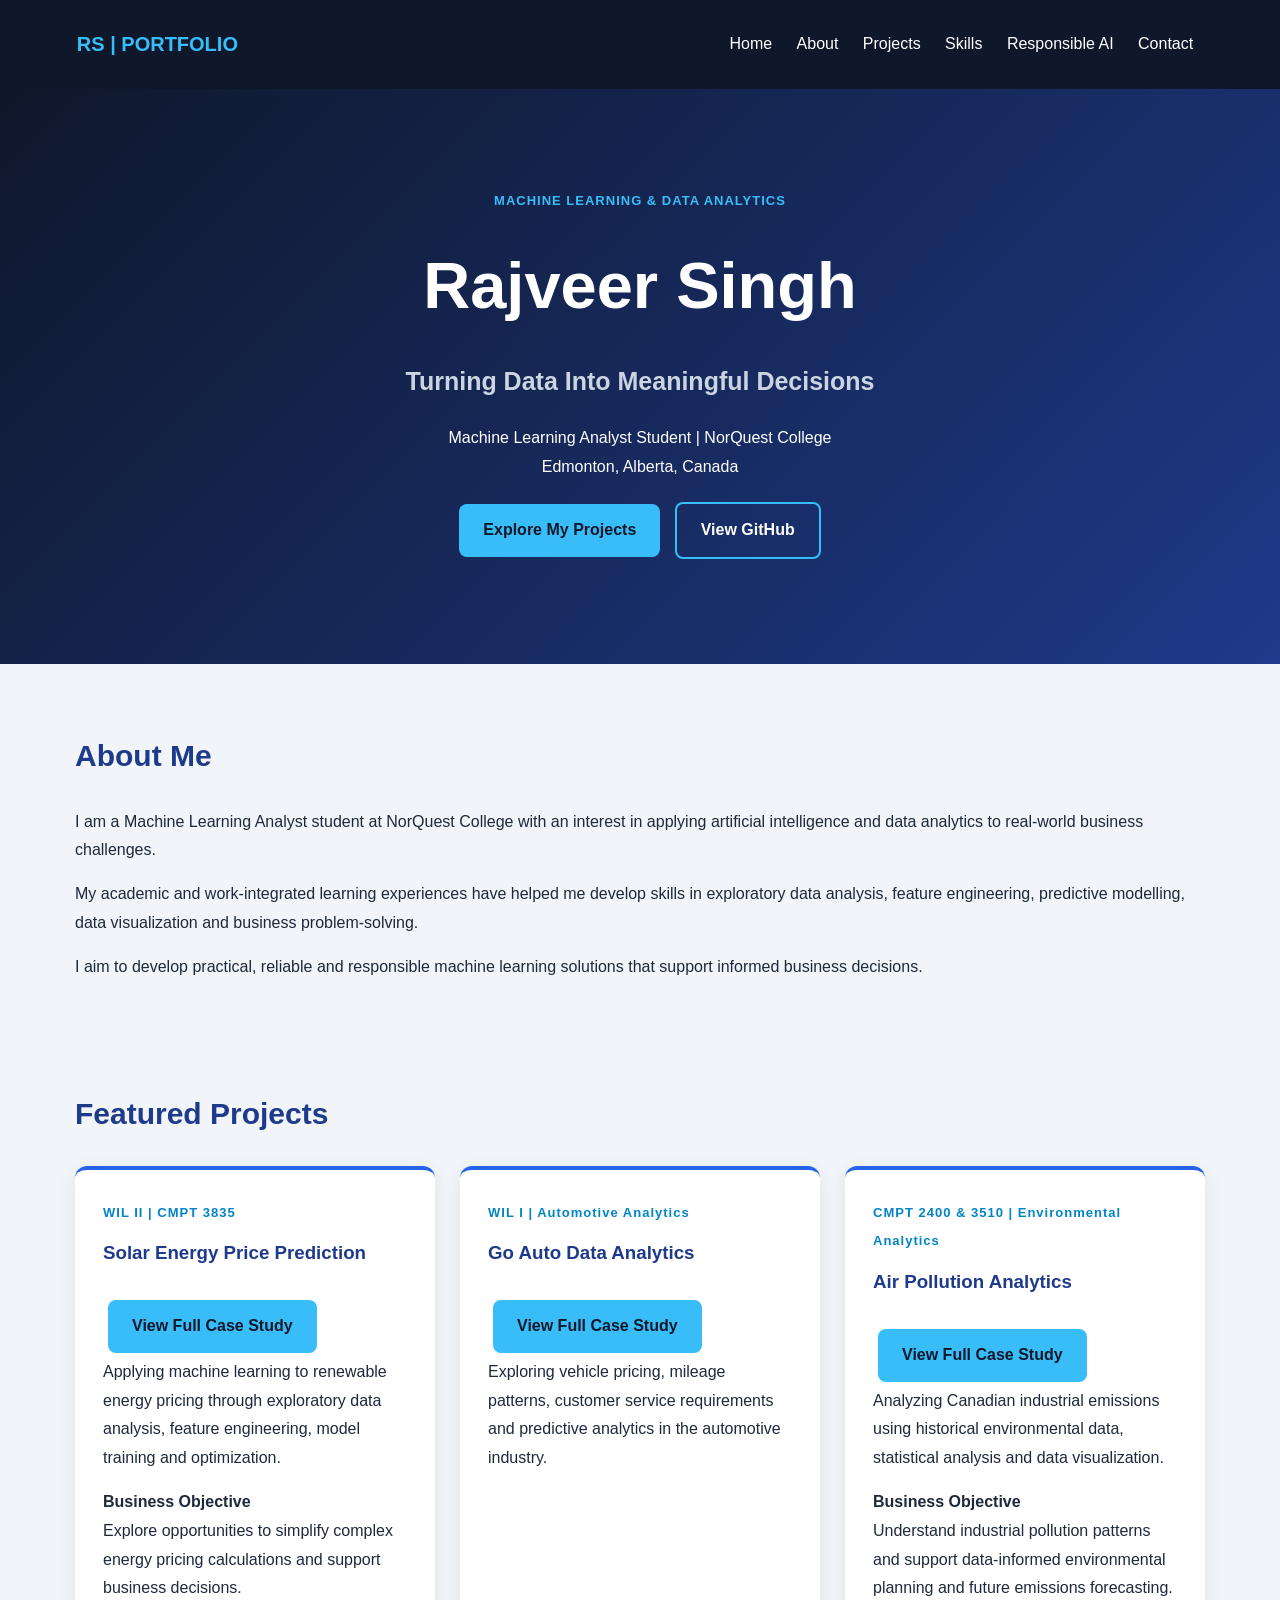
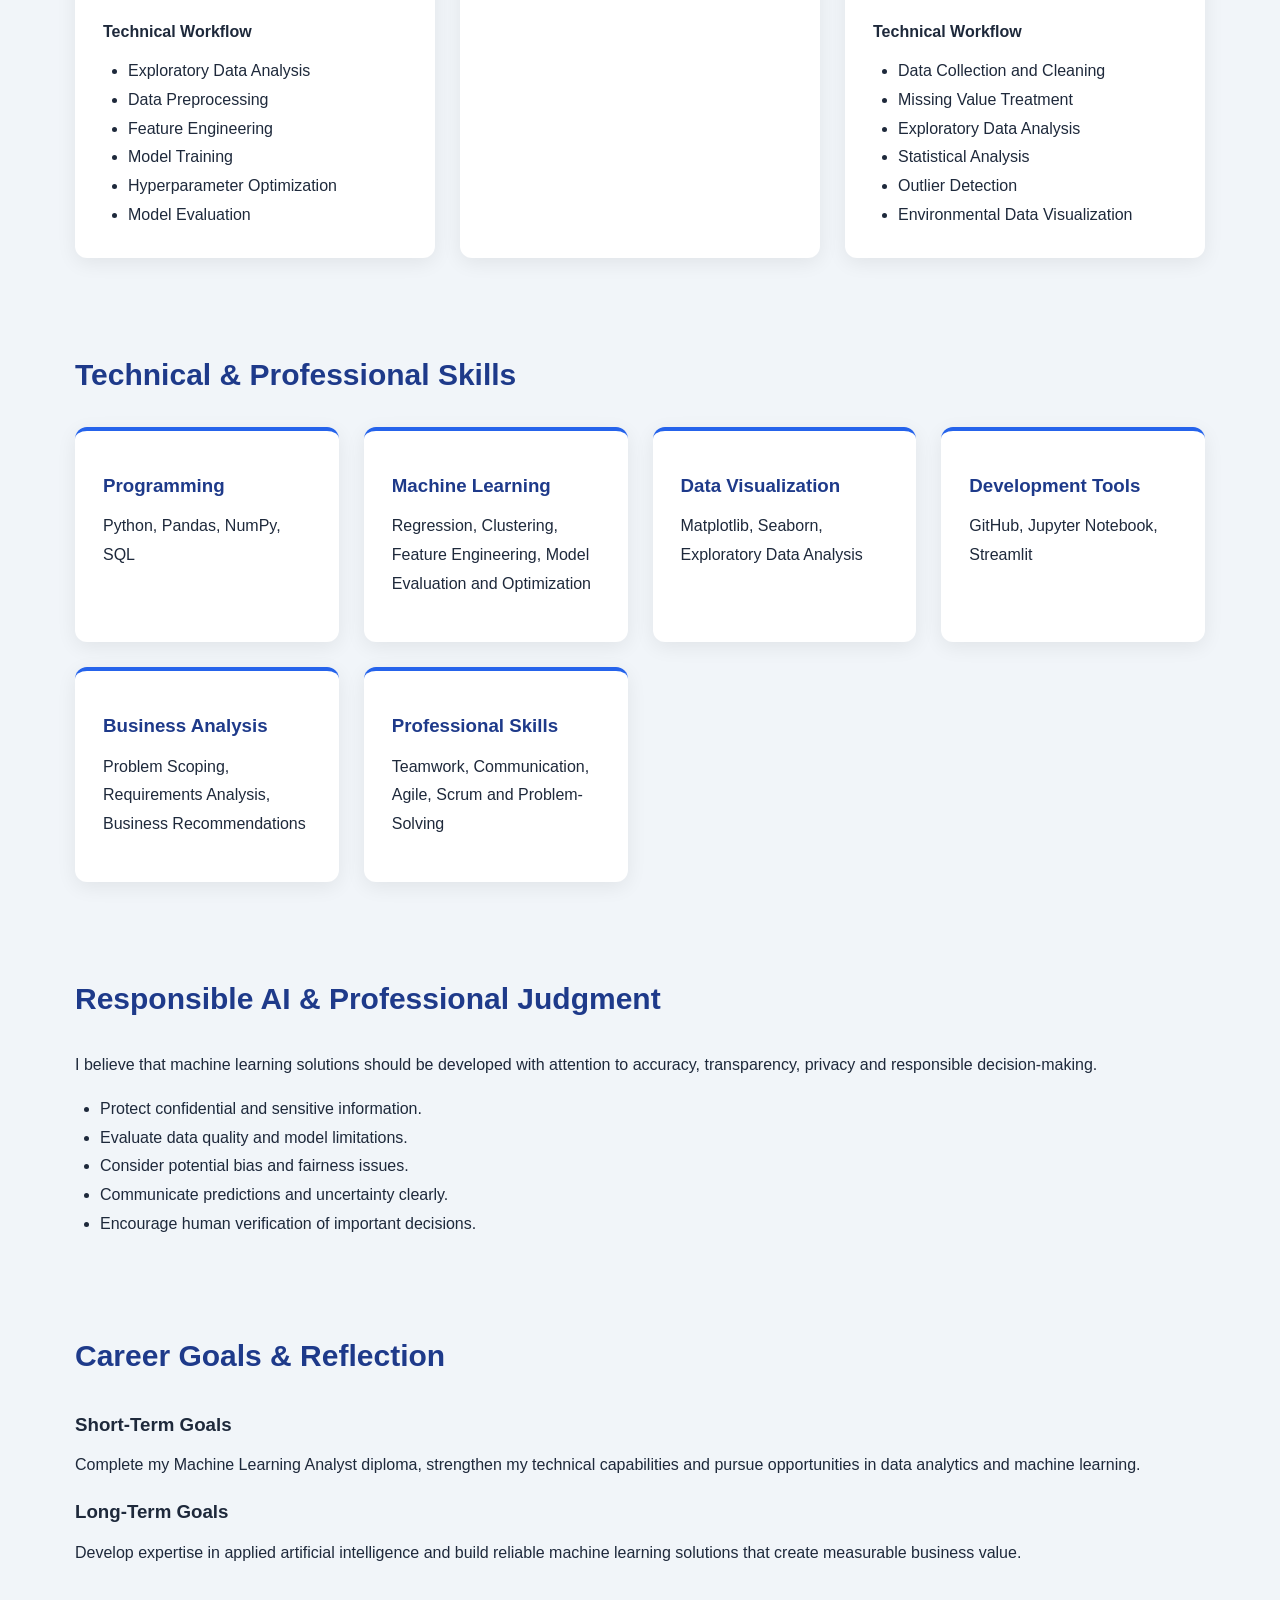
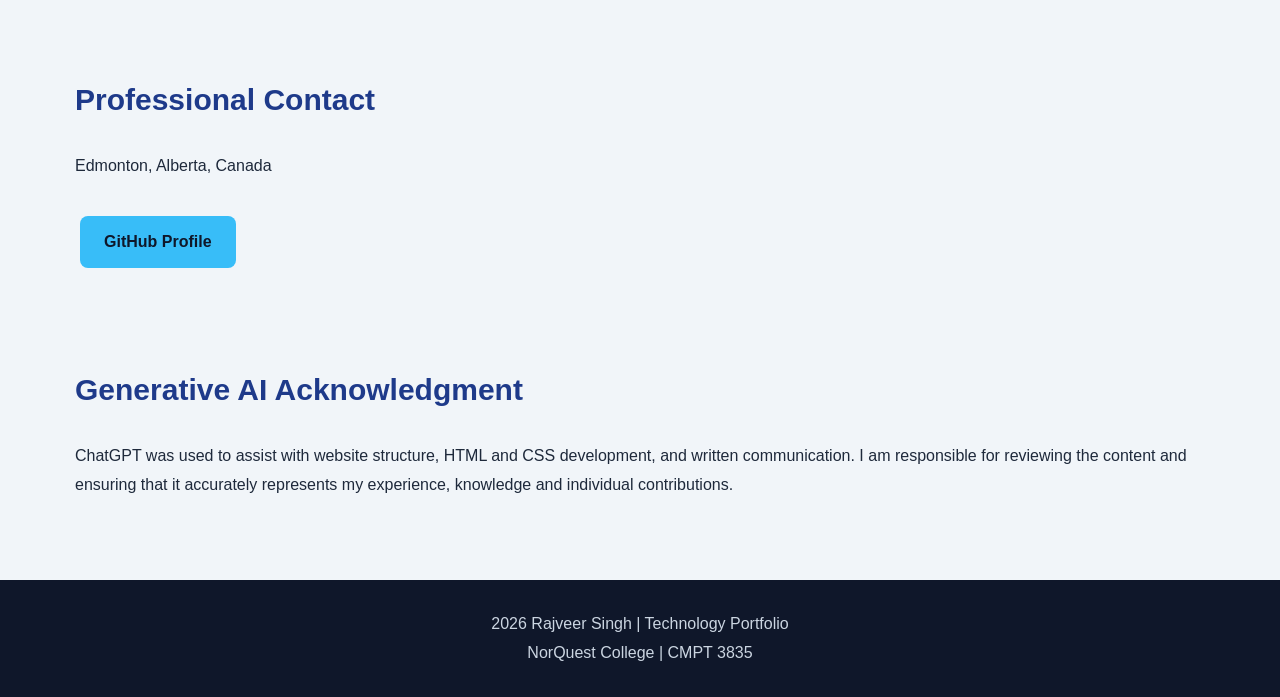
<file: index.html>
<!DOCTYPE html>
<html lang="en">
<head>
    <meta charset="UTF-8">
    <meta name="viewport" content="width=device-width, initial-scale=1.0">
    <title>Rajveer Singh | Technology Portfolio</title>
    <link rel="stylesheet" href="style.css">
</head>

<body>

<nav>
    <div class="logo">RS | PORTFOLIO</div>
    <div class="nav-links">
        <a href="#home">Home</a>
        <a href="#about">About</a>
        <a href="#projects">Projects</a>
        <a href="#skills">Skills</a>
        <a href="#ethics">Responsible AI</a>
        <a href="#contact">Contact</a>
    </div>
</nav>

<header id="home">
    <p class="tag">MACHINE LEARNING & DATA ANALYTICS</p>
    <h1>Rajveer Singh</h1>
    <h2>Turning Data Into Meaningful Decisions</h2>
    <p>Machine Learning Analyst Student | NorQuest College</p>
    <p>Edmonton, Alberta, Canada</p>

    <a class="button" href="#projects">Explore My Projects</a>
    <a class="button secondary"
       href="https://github.com/Rajveer49218">
       View GitHub
    </a>
</header>

<main>

<section id="about">
    <h2>About Me</h2>
    <p>I am a Machine Learning Analyst student at NorQuest
    College with an interest in applying artificial intelligence
    and data analytics to real-world business challenges.</p>

    <p>My academic and work-integrated learning experiences
    have helped me develop skills in exploratory data analysis,
    feature engineering, predictive modelling, data visualization
    and business problem-solving.</p>

    <p>I aim to develop practical, reliable and responsible
    machine learning solutions that support informed
    business decisions.</p>
</section>

<section id="projects">
    <h2>Featured Projects</h2>

    <div class="project-grid">

        <article class="project-card">
            <span class="tag">WIL II | CMPT 3835</span>
            <h3>Solar Energy Price Prediction</h3>
            <a class="button" href="solar-energy.html">
               View Full Case Study
            </a>
            <p>Applying machine learning to renewable energy
            pricing through exploratory data analysis, feature
            engineering, model training and optimization.</p>

            <h4>Business Objective</h4>
            <p>Explore opportunities to simplify complex energy
            pricing calculations and support business decisions.</p>

            <h4>Technical Workflow</h4>
            <ul>
                <li>Exploratory Data Analysis</li>
                <li>Data Preprocessing</li>
                <li>Feature Engineering</li>
                <li>Model Training</li>
                <li>Hyperparameter Optimization</li>
                <li>Model Evaluation</li>
            </ul>
        </article>

        <article class="project-card">
            <span class="tag">WIL I | Automotive Analytics</span>
            <h3>Go Auto Data Analytics</h3>
            <a class="button" href="go-auto.html">
               View Full Case Study
            </a>
            <p>Exploring vehicle pricing, mileage patterns,
            customer service requirements and predictive
            analytics in the automotive industry.</p>
        </article>

        
<article class="project-card">
    <span class="tag">CMPT 2400 &amp; 3510 | Environmental Analytics</span>

    <h3>Air Pollution Analytics</h3>

    <a class="button" href="air-pollution.html">
        View Full Case Study
    </a>

    <p>Analyzing Canadian industrial emissions using
    historical environmental data, statistical analysis
    and data visualization.</p>

    <h4>Business Objective</h4>

    <p>Understand industrial pollution patterns and
    support data-informed environmental planning
    and future emissions forecasting.</p>

    <h4>Technical Workflow</h4>

    <ul>
        <li>Data Collection and Cleaning</li>
        <li>Missing Value Treatment</li>
        <li>Exploratory Data Analysis</li>
        <li>Statistical Analysis</li>
        <li>Outlier Detection</li>
        <li>Environmental Data Visualization</li>
    </ul>
</article>


    </div>
</section>

<section id="skills">
    <h2>Technical & Professional Skills</h2>

    <div class="project-grid">
        <article class="project-card">
            <h3>Programming</h3>
            <p>Python, Pandas, NumPy, SQL</p>
        </article>

        <article class="project-card">
            <h3>Machine Learning</h3>
            <p>Regression, Clustering, Feature Engineering,
            Model Evaluation and Optimization</p>
        </article>

        <article class="project-card">
            <h3>Data Visualization</h3>
            <p>Matplotlib, Seaborn, Exploratory Data Analysis</p>
        </article>

        <article class="project-card">
            <h3>Development Tools</h3>
            <p>GitHub, Jupyter Notebook, Streamlit</p>
        </article>

        <article class="project-card">
            <h3>Business Analysis</h3>
            <p>Problem Scoping, Requirements Analysis,
            Business Recommendations</p>
        </article>

        <article class="project-card">
            <h3>Professional Skills</h3>
            <p>Teamwork, Communication, Agile,
            Scrum and Problem-Solving</p>
        </article>
    </div>
</section>

<section id="ethics">
    <h2>Responsible AI & Professional Judgment</h2>
    <p>I believe that machine learning solutions should
    be developed with attention to accuracy, transparency,
    privacy and responsible decision-making.</p>

    <ul>
        <li>Protect confidential and sensitive information.</li>
        <li>Evaluate data quality and model limitations.</li>
        <li>Consider potential bias and fairness issues.</li>
        <li>Communicate predictions and uncertainty clearly.</li>
        <li>Encourage human verification of important decisions.</li>
    </ul>
</section>

<section id="career">
    <h2>Career Goals & Reflection</h2>

    <h3>Short-Term Goals</h3>
    <p>Complete my Machine Learning Analyst diploma,
    strengthen my technical capabilities and pursue
    opportunities in data analytics and machine learning.</p>

    <h3>Long-Term Goals</h3>
    <p>Develop expertise in applied artificial intelligence
    and build reliable machine learning solutions that
    create measurable business value.</p>
</section>

<section id="contact">
    <h2>Professional Contact</h2>
    <p>Edmonton, Alberta, Canada</p>

    <a class="button"
       href="https://github.com/Rajveer49218">
       GitHub Profile
    </a>
</section>

<section id="acknowledgment">
    <h2>Generative AI Acknowledgment</h2>
    <p>ChatGPT was used to assist with website structure,
    HTML and CSS development, and written communication.
    I am responsible for reviewing the content and ensuring
    that it accurately represents my experience,
    knowledge and individual contributions.</p>
</section>

</main>

<footer>
    <p>2026 Rajveer Singh | Technology Portfolio</p>
    <p>NorQuest College | CMPT 3835</p>
</footer>

</body>
</html>
</file>
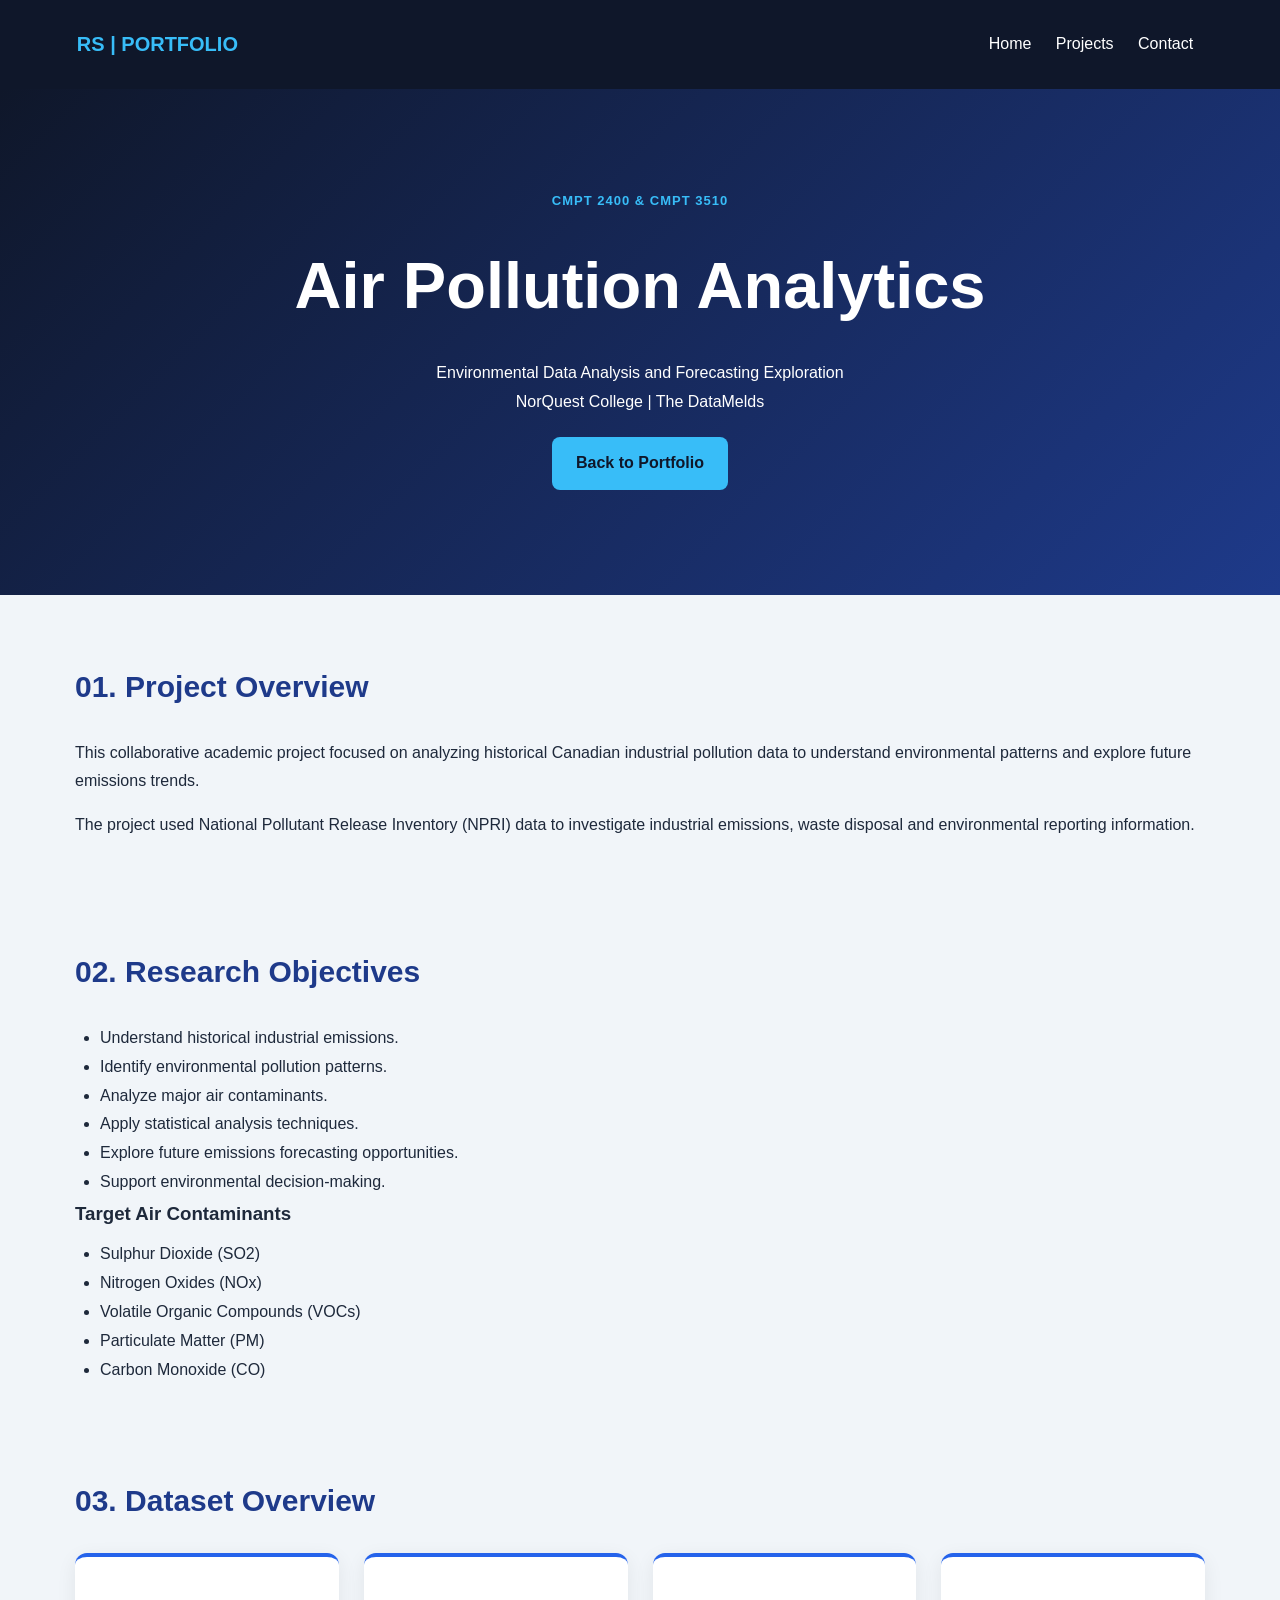
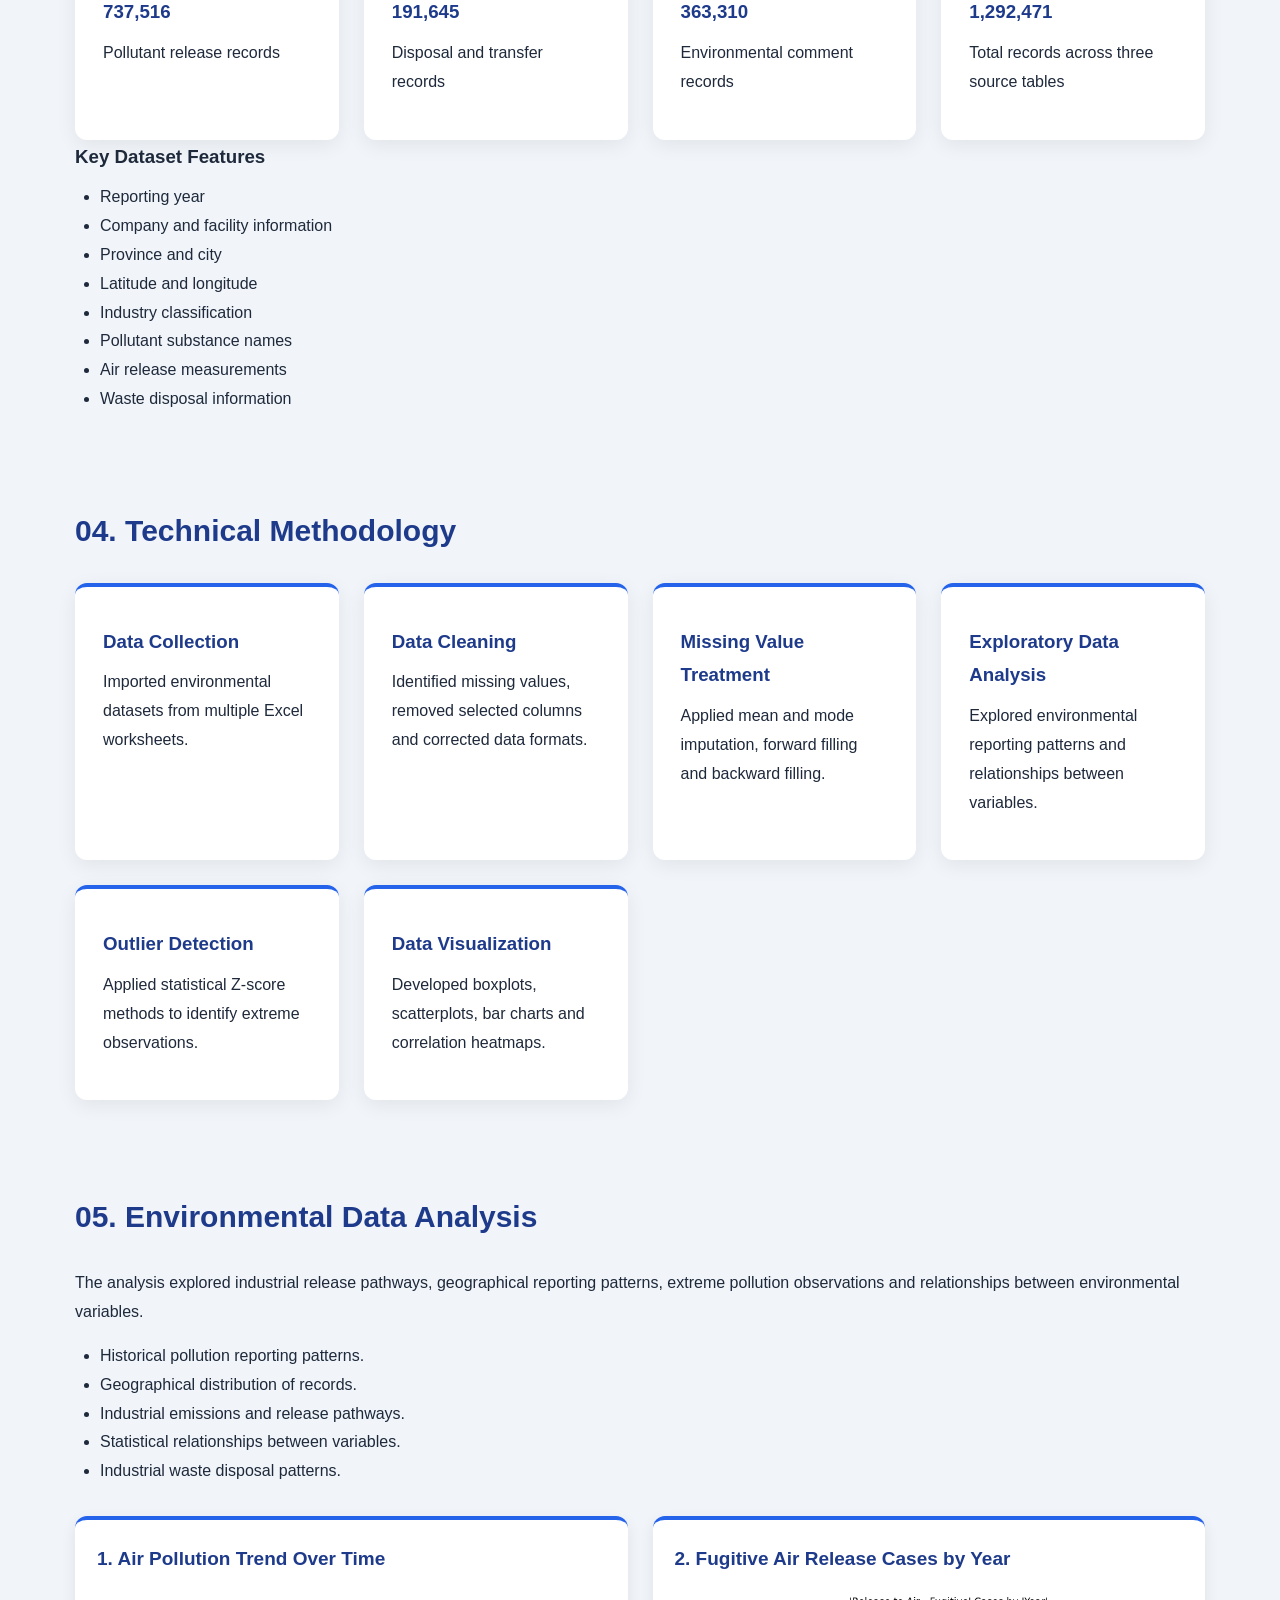
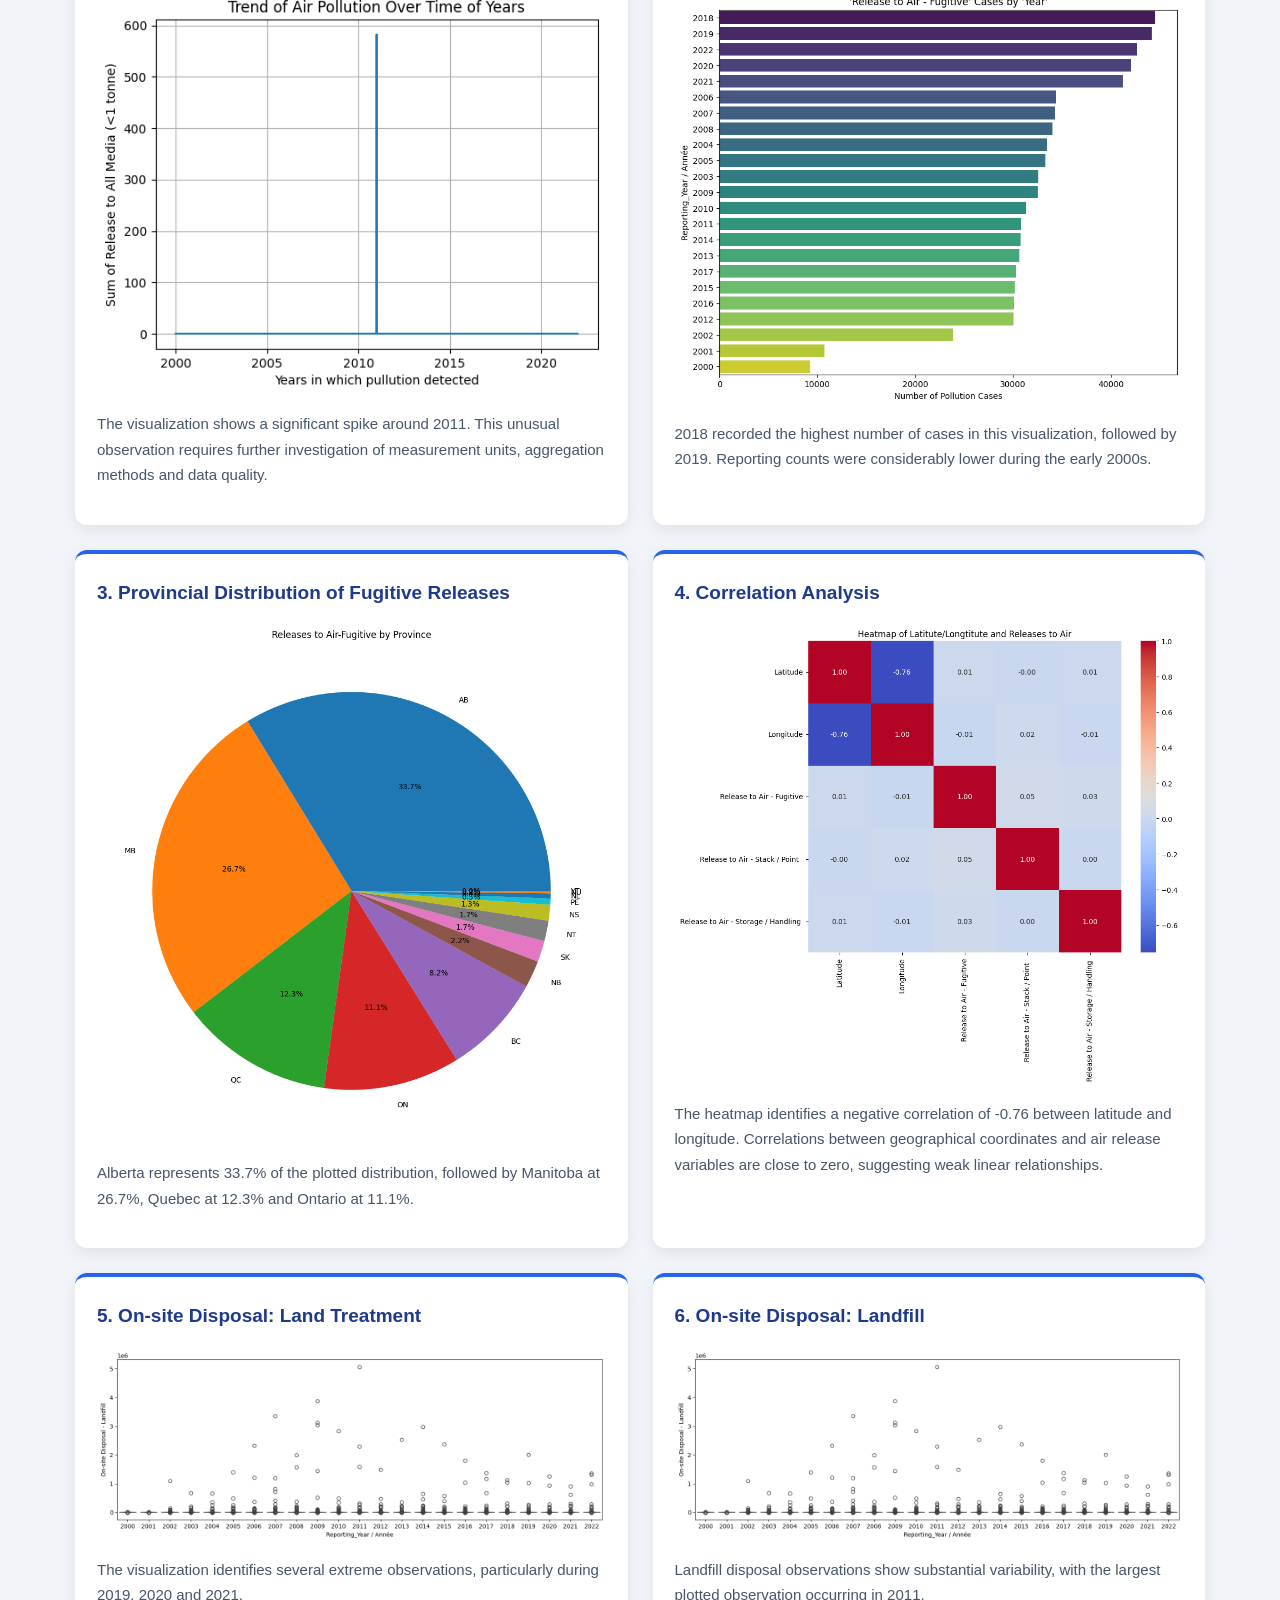
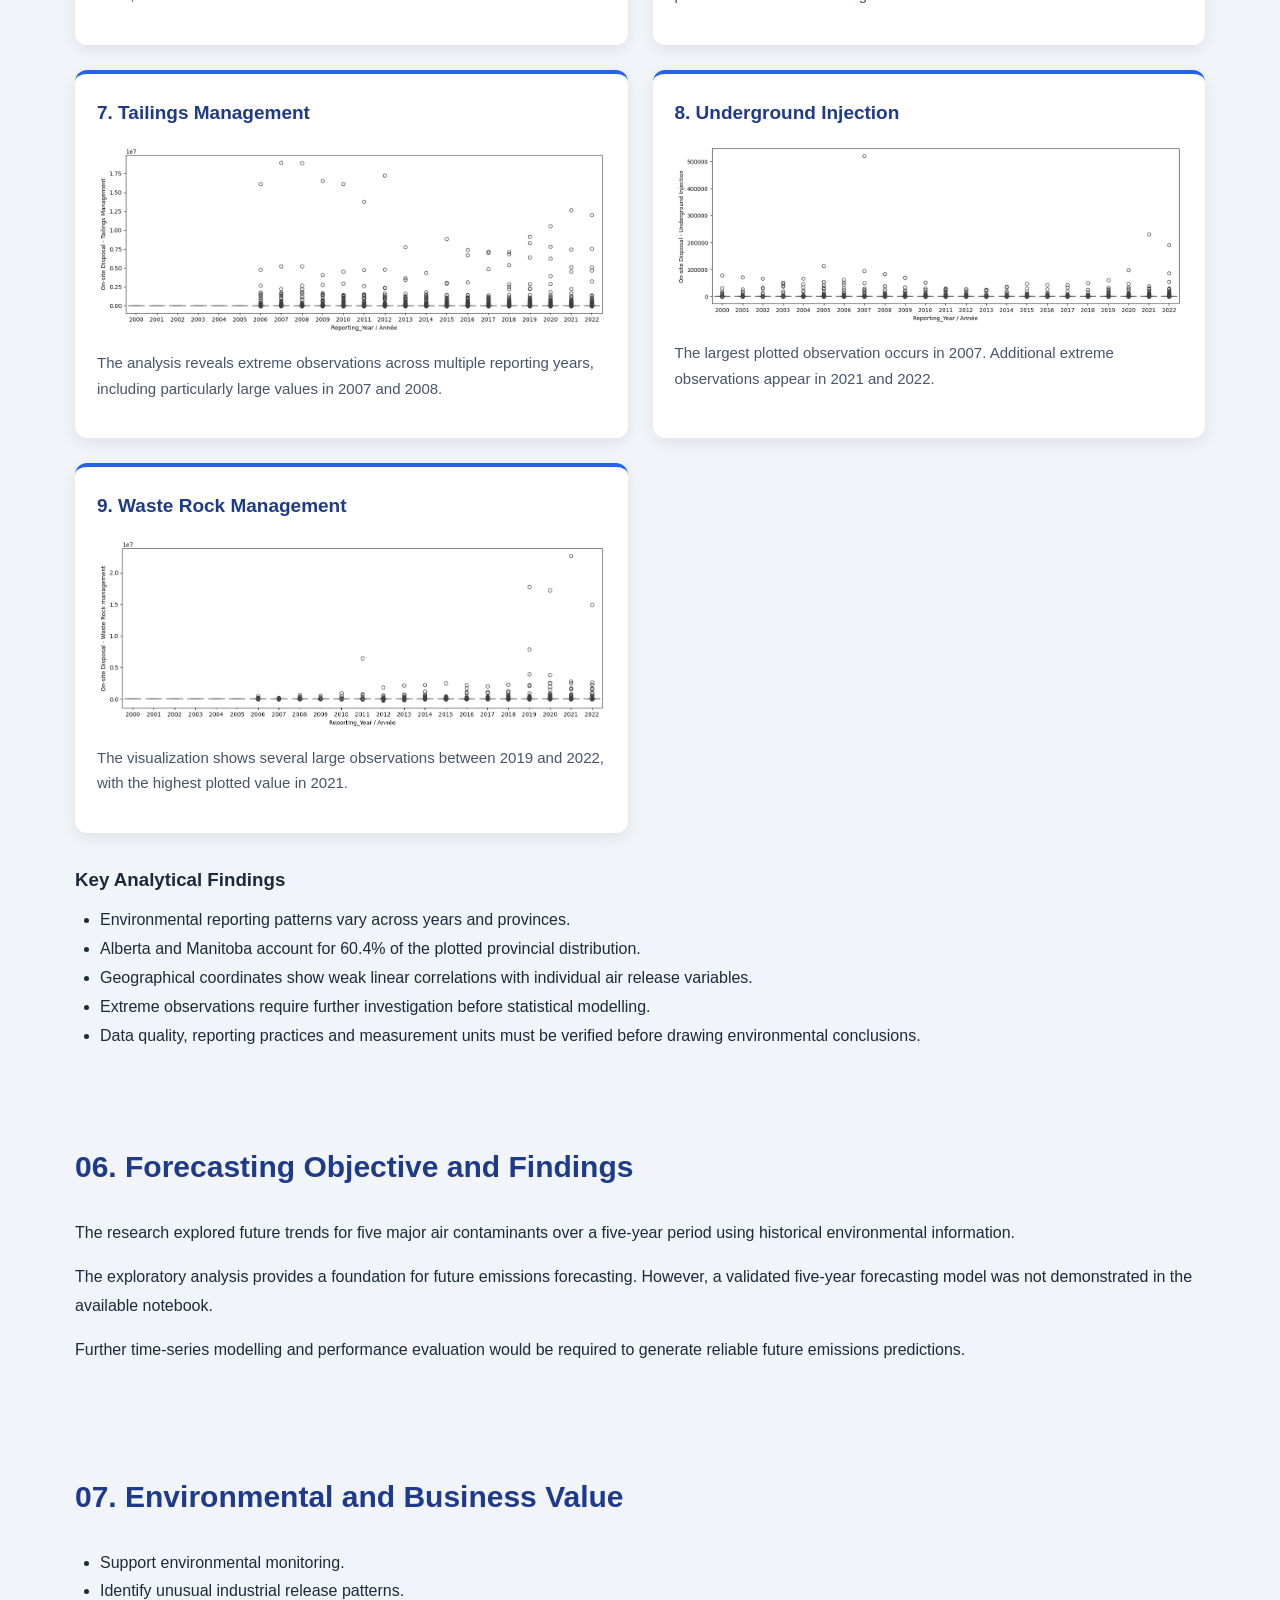
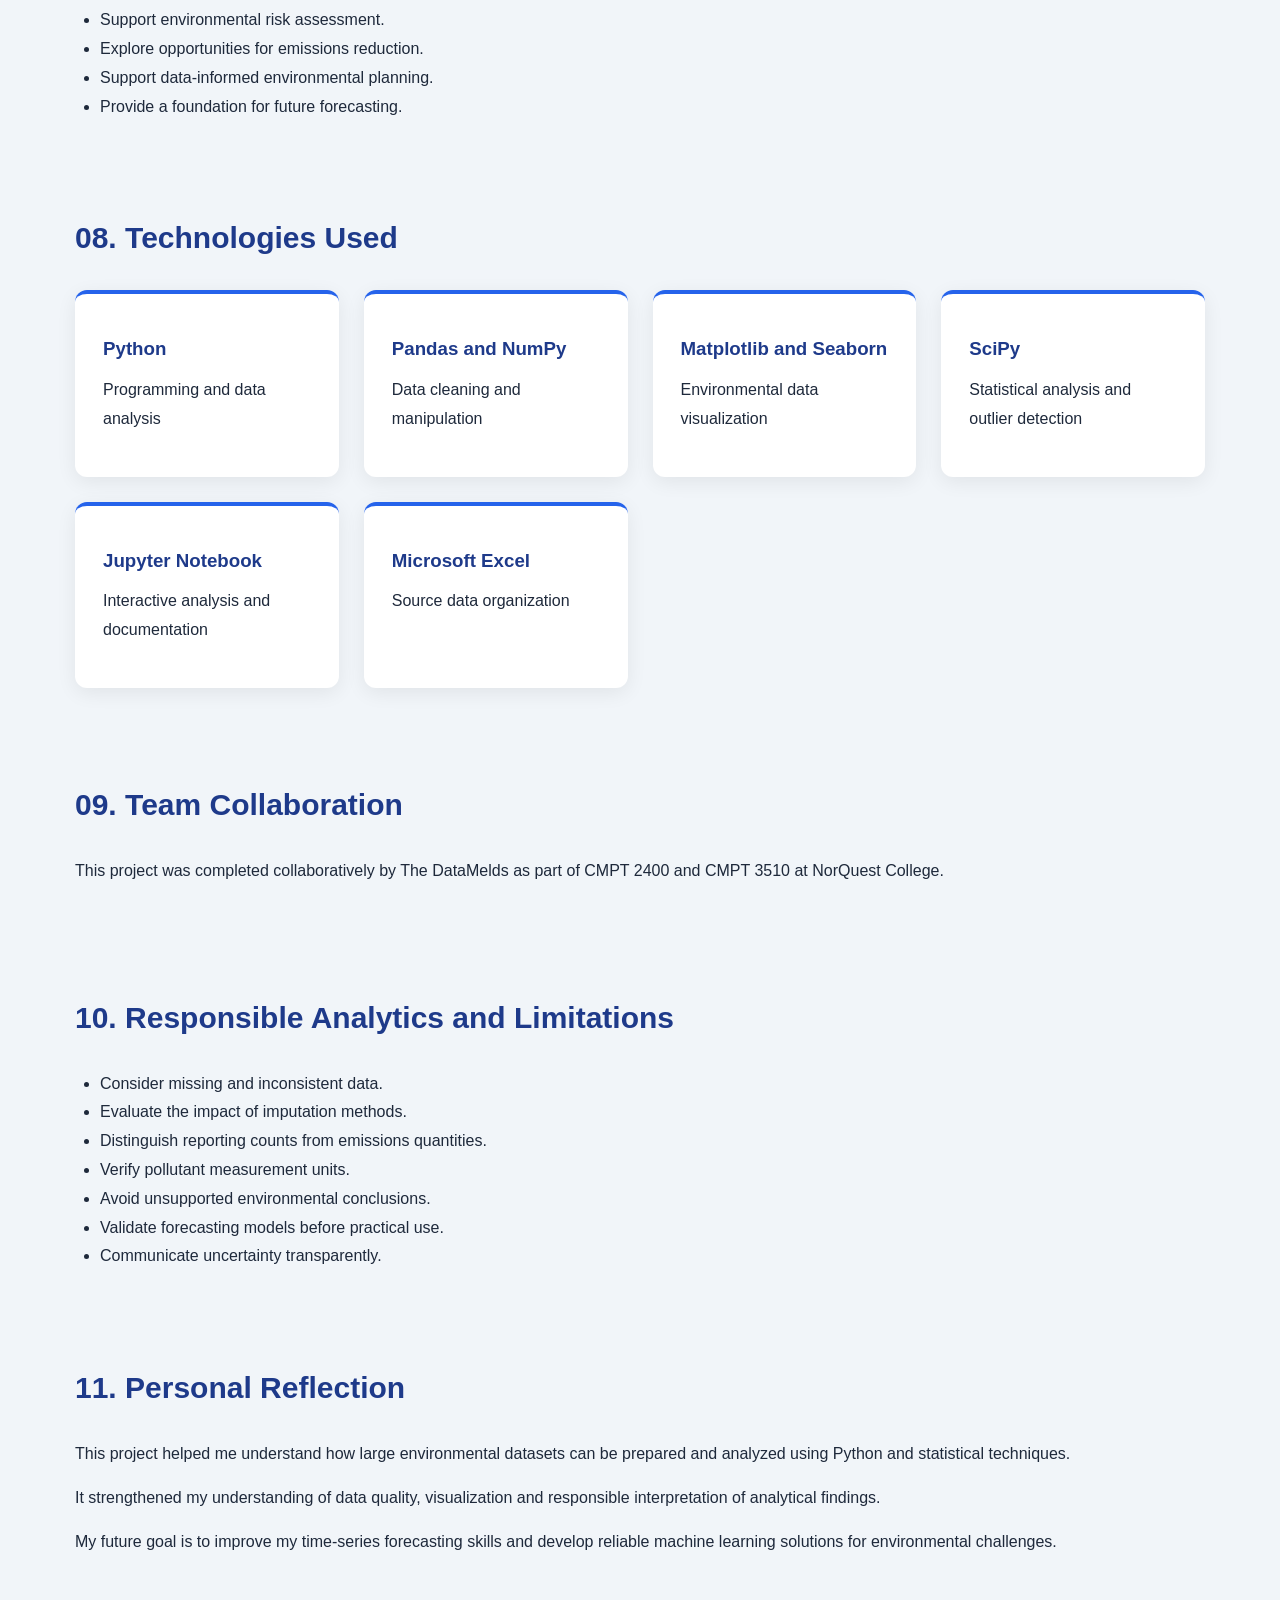
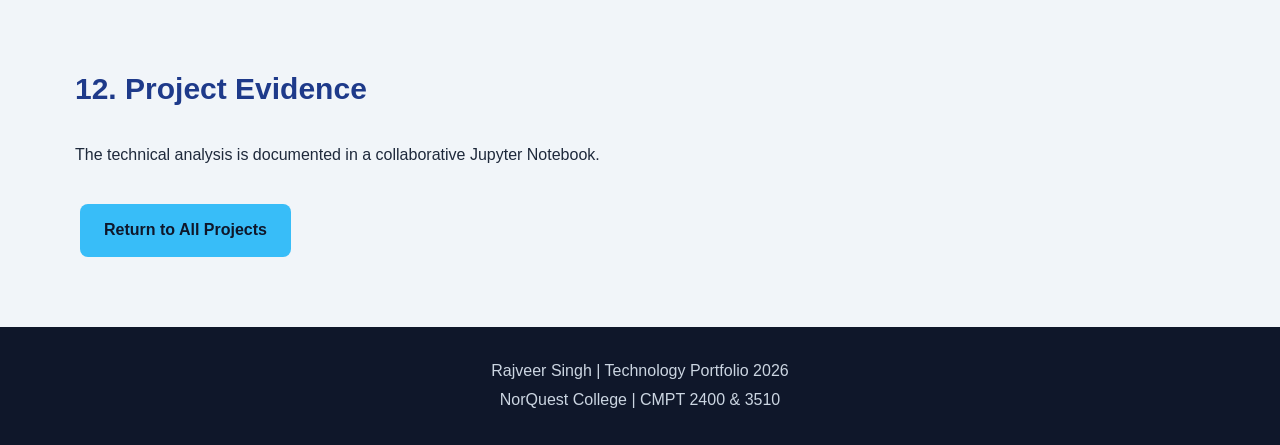
<file: air-pollution.html>
<!DOCTYPE html>
<html lang="en">
<head>
    <meta charset="UTF-8">
    <meta name="viewport" content="width=device-width, initial-scale=1.0">
    <title>Air Pollution Analytics | Rajveer Singh</title>
    <link rel="stylesheet" href="style.css">
</head>

<body>

<nav>
    <div class="logo">RS | PORTFOLIO</div>
    <div class="nav-links">
        <a href="index.html">Home</a>
        <a href="index.html#projects">Projects</a>
        <a href="index.html#contact">Contact</a>
    </div>
</nav>

<header>
    <p class="tag">CMPT 2400 &amp; CMPT 3510</p>
    <h1>Air Pollution Analytics</h1>
    <p>Environmental Data Analysis and Forecasting Exploration</p>
    <p>NorQuest College | The DataMelds</p>
    <a class="button" href="index.html">Back to Portfolio</a>
</header>

<main>

<section>
    <h2>01. Project Overview</h2>

    <p>This collaborative academic project focused on
    analyzing historical Canadian industrial pollution
    data to understand environmental patterns and
    explore future emissions trends.</p>

    <p>The project used National Pollutant Release
    Inventory (NPRI) data to investigate industrial
    emissions, waste disposal and environmental
    reporting information.</p>
</section>

<section>
    <h2>02. Research Objectives</h2>

    <ul>
        <li>Understand historical industrial emissions.</li>
        <li>Identify environmental pollution patterns.</li>
        <li>Analyze major air contaminants.</li>
        <li>Apply statistical analysis techniques.</li>
        <li>Explore future emissions forecasting opportunities.</li>
        <li>Support environmental decision-making.</li>
    </ul>

    <h3>Target Air Contaminants</h3>

    <ul>
        <li>Sulphur Dioxide (SO2)</li>
        <li>Nitrogen Oxides (NOx)</li>
        <li>Volatile Organic Compounds (VOCs)</li>
        <li>Particulate Matter (PM)</li>
        <li>Carbon Monoxide (CO)</li>
    </ul>
</section>

<section>
    <h2>03. Dataset Overview</h2>

    <div class="project-grid">

        <article class="project-card">
            <h3>737,516</h3>
            <p>Pollutant release records</p>
        </article>

        <article class="project-card">
            <h3>191,645</h3>
            <p>Disposal and transfer records</p>
        </article>

        <article class="project-card">
            <h3>363,310</h3>
            <p>Environmental comment records</p>
        </article>

        <article class="project-card">
            <h3>1,292,471</h3>
            <p>Total records across three source tables</p>
        </article>

    </div>

    <h3>Key Dataset Features</h3>

    <ul>
        <li>Reporting year</li>
        <li>Company and facility information</li>
        <li>Province and city</li>
        <li>Latitude and longitude</li>
        <li>Industry classification</li>
        <li>Pollutant substance names</li>
        <li>Air release measurements</li>
        <li>Waste disposal information</li>
    </ul>
</section>

<section>
    <h2>04. Technical Methodology</h2>

    <div class="project-grid">

        <article class="project-card">
            <h3>Data Collection</h3>
            <p>Imported environmental datasets
            from multiple Excel worksheets.</p>
        </article>

        <article class="project-card">
            <h3>Data Cleaning</h3>
            <p>Identified missing values, removed selected
            columns and corrected data formats.</p>
        </article>

        <article class="project-card">
            <h3>Missing Value Treatment</h3>
            <p>Applied mean and mode imputation,
            forward filling and backward filling.</p>
        </article>

        <article class="project-card">
            <h3>Exploratory Data Analysis</h3>
            <p>Explored environmental reporting patterns
            and relationships between variables.</p>
        </article>

        <article class="project-card">
            <h3>Outlier Detection</h3>
            <p>Applied statistical Z-score methods
            to identify extreme observations.</p>
        </article>

        <article class="project-card">
            <h3>Data Visualization</h3>
            <p>Developed boxplots, scatterplots,
            bar charts and correlation heatmaps.</p>
        </article>

    </div>
</section>

<section>
    <h2>05. Environmental Data Analysis</h2>

    <p>The analysis explored industrial release pathways,
    geographical reporting patterns, extreme pollution
    observations and relationships between environmental
    variables.</p>

    <ul>
        <li>Historical pollution reporting patterns.</li>
        <li>Geographical distribution of records.</li>
        <li>Industrial emissions and release pathways.</li>
        <li>Statistical relationships between variables.</li>
        <li>Industrial waste disposal patterns.</li>
    </ul>

    
<div class="visualization-grid">

    <article class="visualization-card">
        <h3>1. Air Pollution Trend Over Time</h3>
        <img src="pollution-trend.png"
             alt="Air pollution trend from 2000 to 2022"
             loading="lazy">
        <p>The visualization shows a significant spike
        around 2011. This unusual observation requires
        further investigation of measurement units,
        aggregation methods and data quality.</p>
    </article>

    <article class="visualization-card">
        <h3>2. Fugitive Air Release Cases by Year</h3>
        <img src="fugitive-year.png"
             alt="Fugitive air release cases by reporting year"
             loading="lazy">
        <p>2018 recorded the highest number of cases
        in this visualization, followed by 2019.
        Reporting counts were considerably lower
        during the early 2000s.</p>
    </article>

    <article class="visualization-card">
        <h3>3. Provincial Distribution of Fugitive Releases</h3>
        <img src="pollution-province.png"
             alt="Provincial distribution of fugitive releases"
             loading="lazy">
        <p>Alberta represents 33.7% of the plotted
        distribution, followed by Manitoba at 26.7%,
        Quebec at 12.3% and Ontario at 11.1%.</p>
    </article>

    <article class="visualization-card">
        <h3>4. Correlation Analysis</h3>
        <img src="correlation-heatmap.png"
             alt="Correlation heatmap of environmental variables"
             loading="lazy">
        <p>The heatmap identifies a negative correlation
        of -0.76 between latitude and longitude.
        Correlations between geographical coordinates
        and air release variables are close to zero,
        suggesting weak linear relationships.</p>
    </article>

    <article class="visualization-card">
        <h3>5. On-site Disposal: Land Treatment</h3>
        <img src="land-treatment.png"
             alt="Land treatment disposal by year"
             loading="lazy">
        <p>The visualization identifies several extreme
        observations, particularly during 2019,
        2020 and 2021.</p>
    </article>

    <article class="visualization-card">
        <h3>6. On-site Disposal: Landfill</h3>
        <img src="landfill.png"
             alt="Landfill disposal by reporting year"
             loading="lazy">
        <p>Landfill disposal observations show substantial
        variability, with the largest plotted observation
        occurring in 2011.</p>
    </article>

    <article class="visualization-card">
        <h3>7. Tailings Management</h3>
        <img src="tailings-management.png"
             alt="Tailings management disposal analysis"
             loading="lazy">
        <p>The analysis reveals extreme observations
        across multiple reporting years, including
        particularly large values in 2007 and 2008.</p>
    </article>

    <article class="visualization-card">
        <h3>8. Underground Injection</h3>
        <img src="underground-injection.png"
             alt="Underground injection disposal analysis"
             loading="lazy">
        <p>The largest plotted observation occurs
        in 2007. Additional extreme observations
        appear in 2021 and 2022.</p>
    </article>

    <article class="visualization-card">
        <h3>9. Waste Rock Management</h3>
        <img src="waste-rock.png"
             alt="Waste rock management by reporting year"
             loading="lazy">
        <p>The visualization shows several large
        observations between 2019 and 2022,
        with the highest plotted value in 2021.</p>
    </article>

</div>

<h3>Key Analytical Findings</h3>

<ul>
    <li>Environmental reporting patterns vary
        across years and provinces.</li>

    <li>Alberta and Manitoba account for 60.4%
        of the plotted provincial distribution.</li>

    <li>Geographical coordinates show weak linear
        correlations with individual air release
        variables.</li>

    <li>Extreme observations require further
        investigation before statistical modelling.</li>

    <li>Data quality, reporting practices and
        measurement units must be verified before
        drawing environmental conclusions.</li>
</ul>


</section>

<section>
    <h2>06. Forecasting Objective and Findings</h2>

    <p>The research explored future trends for five major
    air contaminants over a five-year period using
    historical environmental information.</p>

    <p>The exploratory analysis provides a foundation
    for future emissions forecasting. However, a
    validated five-year forecasting model was not
    demonstrated in the available notebook.</p>

    <p>Further time-series modelling and performance
    evaluation would be required to generate reliable
    future emissions predictions.</p>
</section>

<section>
    <h2>07. Environmental and Business Value</h2>

    <ul>
        <li>Support environmental monitoring.</li>
        <li>Identify unusual industrial release patterns.</li>
        <li>Support environmental risk assessment.</li>
        <li>Explore opportunities for emissions reduction.</li>
        <li>Support data-informed environmental planning.</li>
        <li>Provide a foundation for future forecasting.</li>
    </ul>
</section>

<section>
    <h2>08. Technologies Used</h2>

    <div class="project-grid">

        <article class="project-card">
            <h3>Python</h3>
            <p>Programming and data analysis</p>
        </article>

        <article class="project-card">
            <h3>Pandas and NumPy</h3>
            <p>Data cleaning and manipulation</p>
        </article>

        <article class="project-card">
            <h3>Matplotlib and Seaborn</h3>
            <p>Environmental data visualization</p>
        </article>

        <article class="project-card">
            <h3>SciPy</h3>
            <p>Statistical analysis and outlier detection</p>
        </article>

        <article class="project-card">
            <h3>Jupyter Notebook</h3>
            <p>Interactive analysis and documentation</p>
        </article>

        <article class="project-card">
            <h3>Microsoft Excel</h3>
            <p>Source data organization</p>
        </article>

    </div>
</section>

<section>
    <h2>09. Team Collaboration</h2>

    <p>This project was completed collaboratively by
    The DataMelds as part of CMPT 2400 and CMPT 3510
    at NorQuest College.</p>

    <!-- Add confirmed individual contributions here -->

</section>

<section>
    <h2>10. Responsible Analytics and Limitations</h2>

    <ul>
        <li>Consider missing and inconsistent data.</li>
        <li>Evaluate the impact of imputation methods.</li>
        <li>Distinguish reporting counts from emissions quantities.</li>
        <li>Verify pollutant measurement units.</li>
        <li>Avoid unsupported environmental conclusions.</li>
        <li>Validate forecasting models before practical use.</li>
        <li>Communicate uncertainty transparently.</li>
    </ul>
</section>

<section>
    <h2>11. Personal Reflection</h2>

    <p>This project helped me understand how large
    environmental datasets can be prepared and analyzed
    using Python and statistical techniques.</p>

    <p>It strengthened my understanding of data quality,
    visualization and responsible interpretation of
    analytical findings.</p>

    <p>My future goal is to improve my time-series
    forecasting skills and develop reliable machine
    learning solutions for environmental challenges.</p>
</section>

<section>
    <h2>12. Project Evidence</h2>

    <p>The technical analysis is documented in a
    collaborative Jupyter Notebook.</p>

    <!-- Add approved GitHub repository link here -->

    <a class="button" href="index.html#projects">
        Return to All Projects
    </a>
</section>

</main>

<footer>
    <p>Rajveer Singh | Technology Portfolio 2026</p>
    <p>NorQuest College | CMPT 2400 &amp; 3510</p>
</footer>

</body>
</html>
</file>
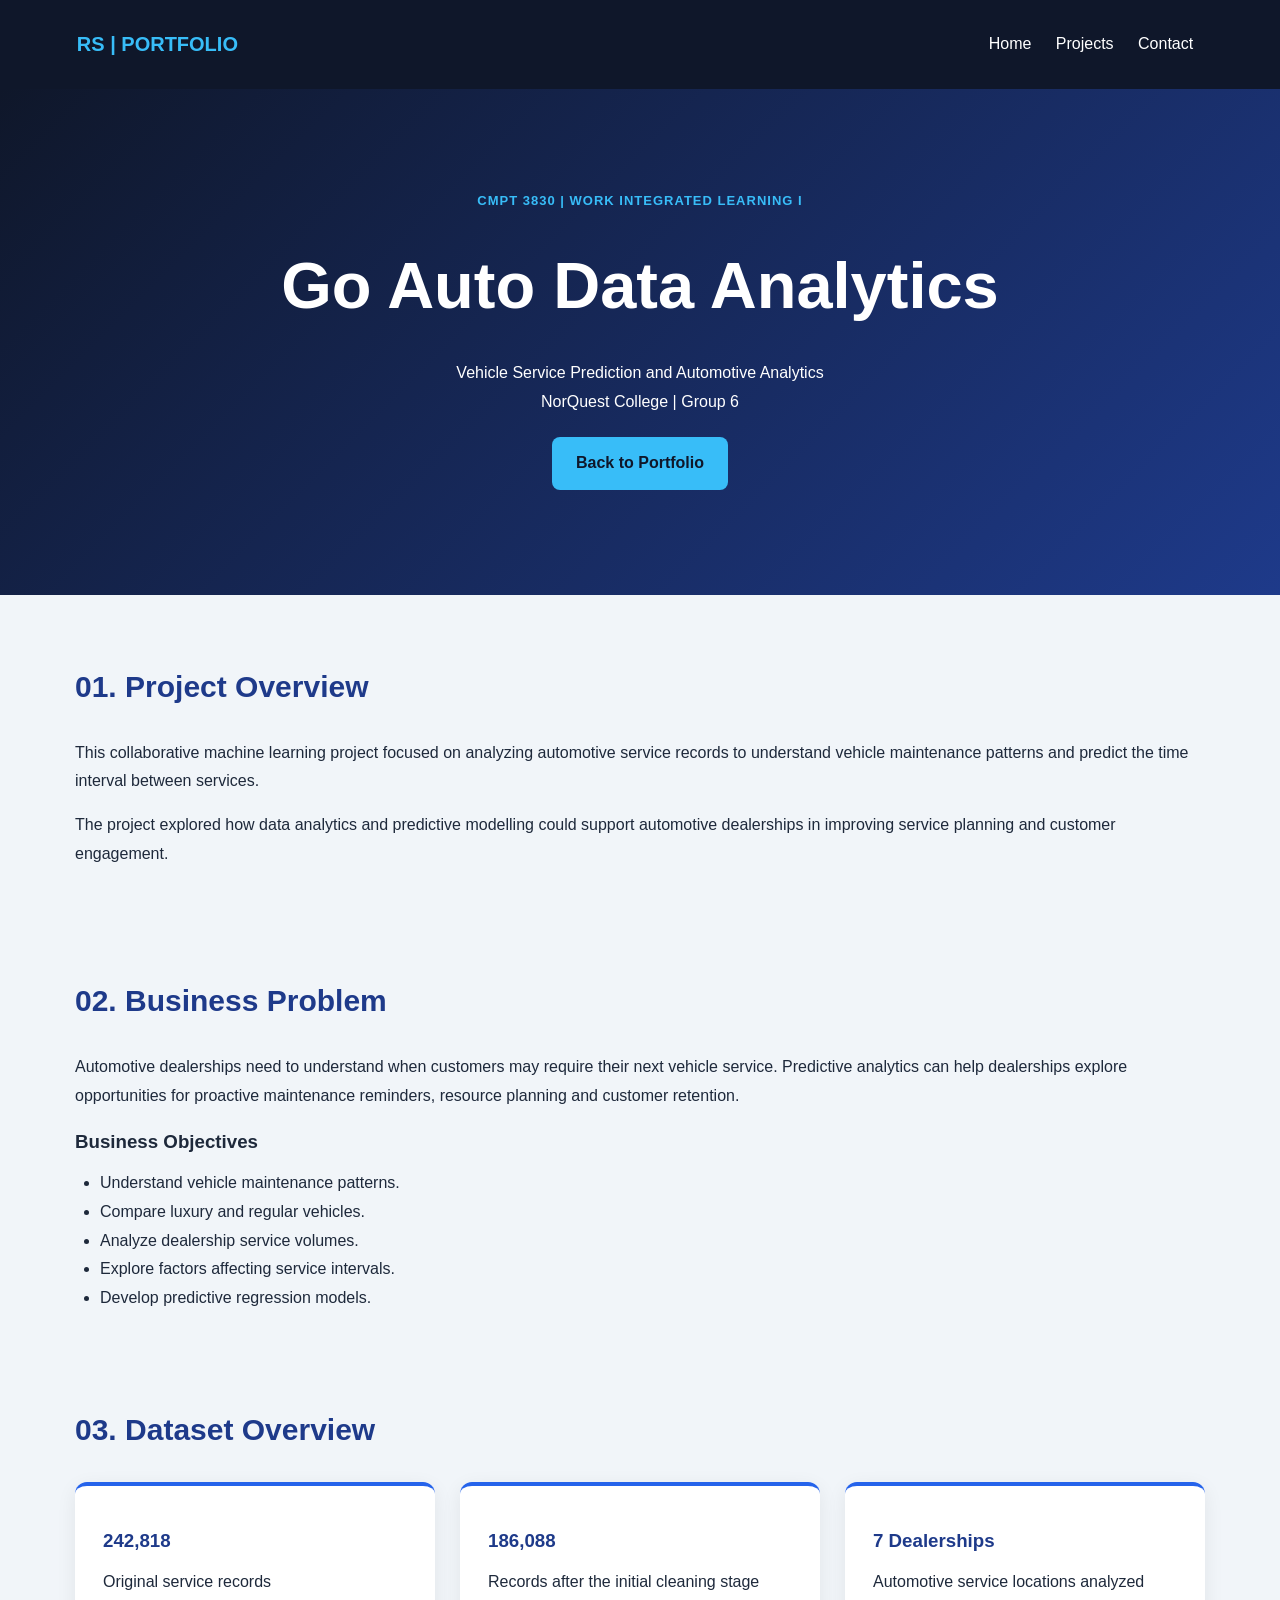
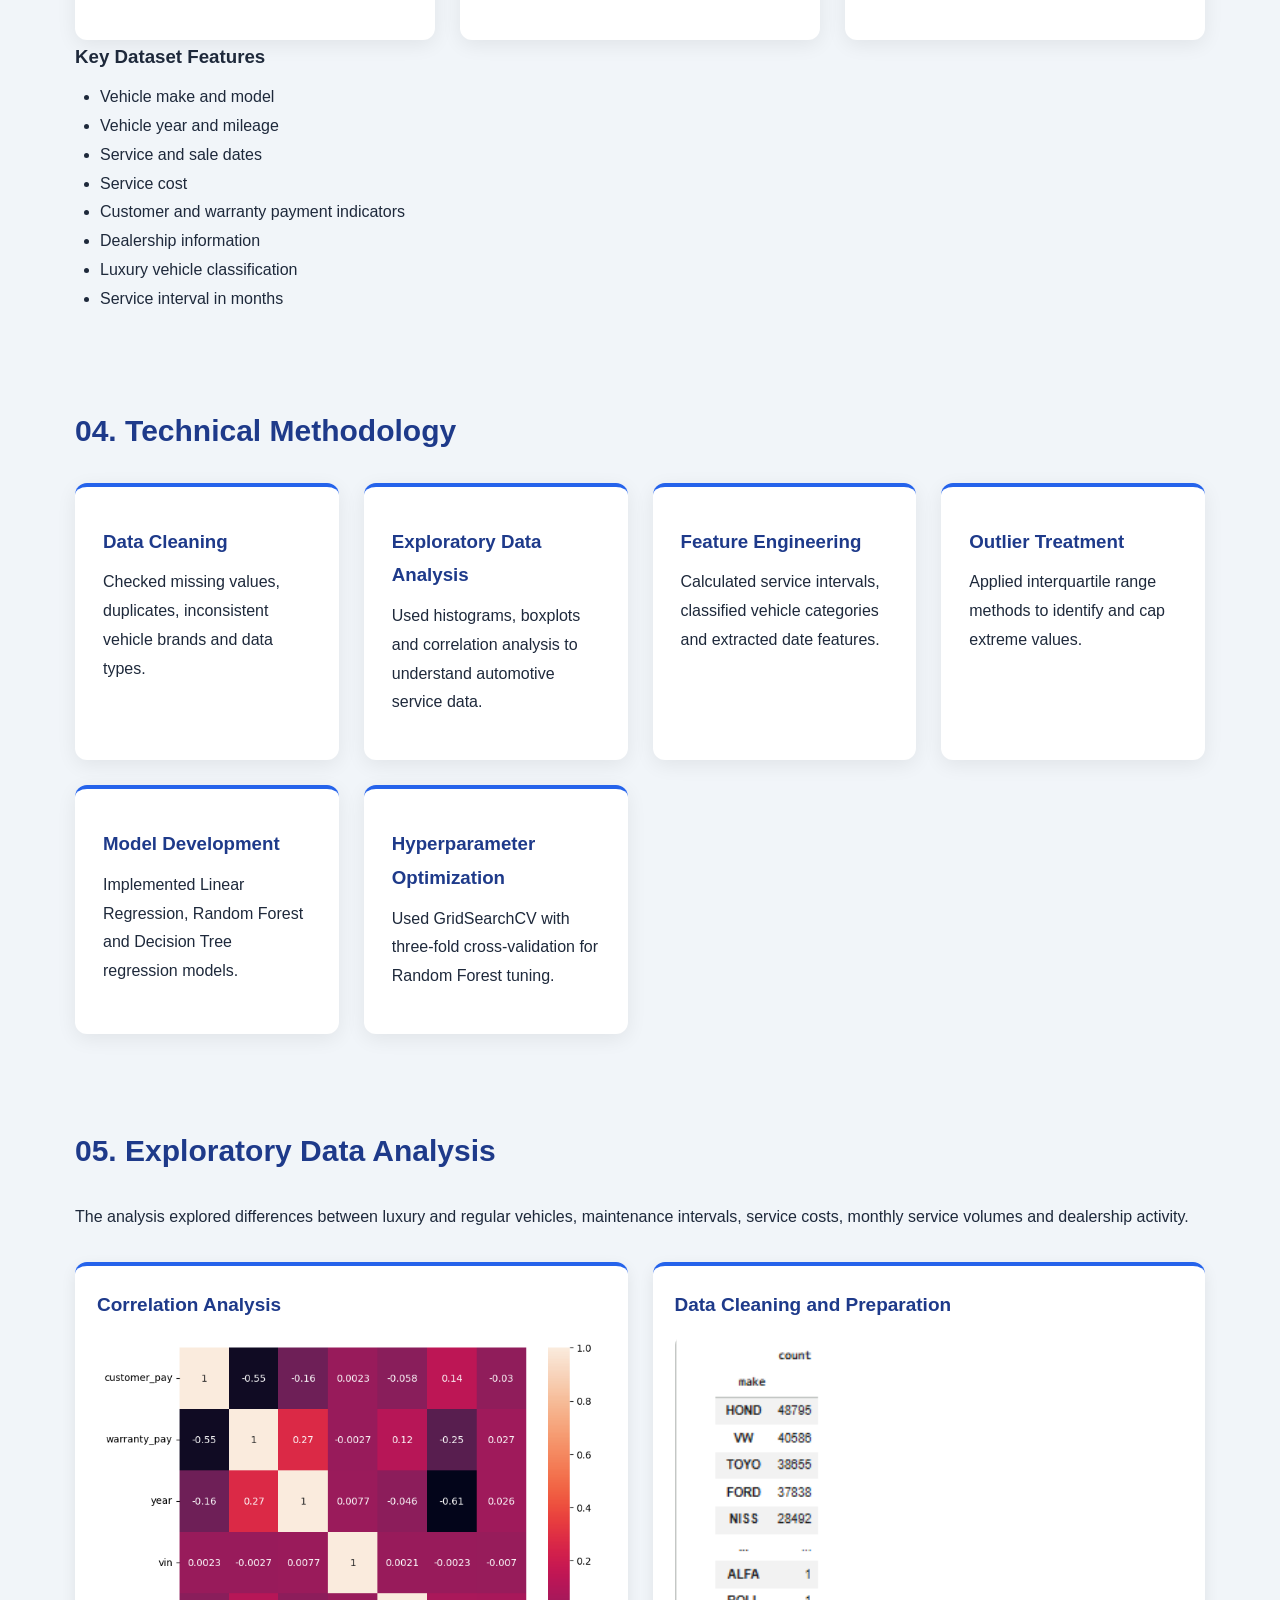
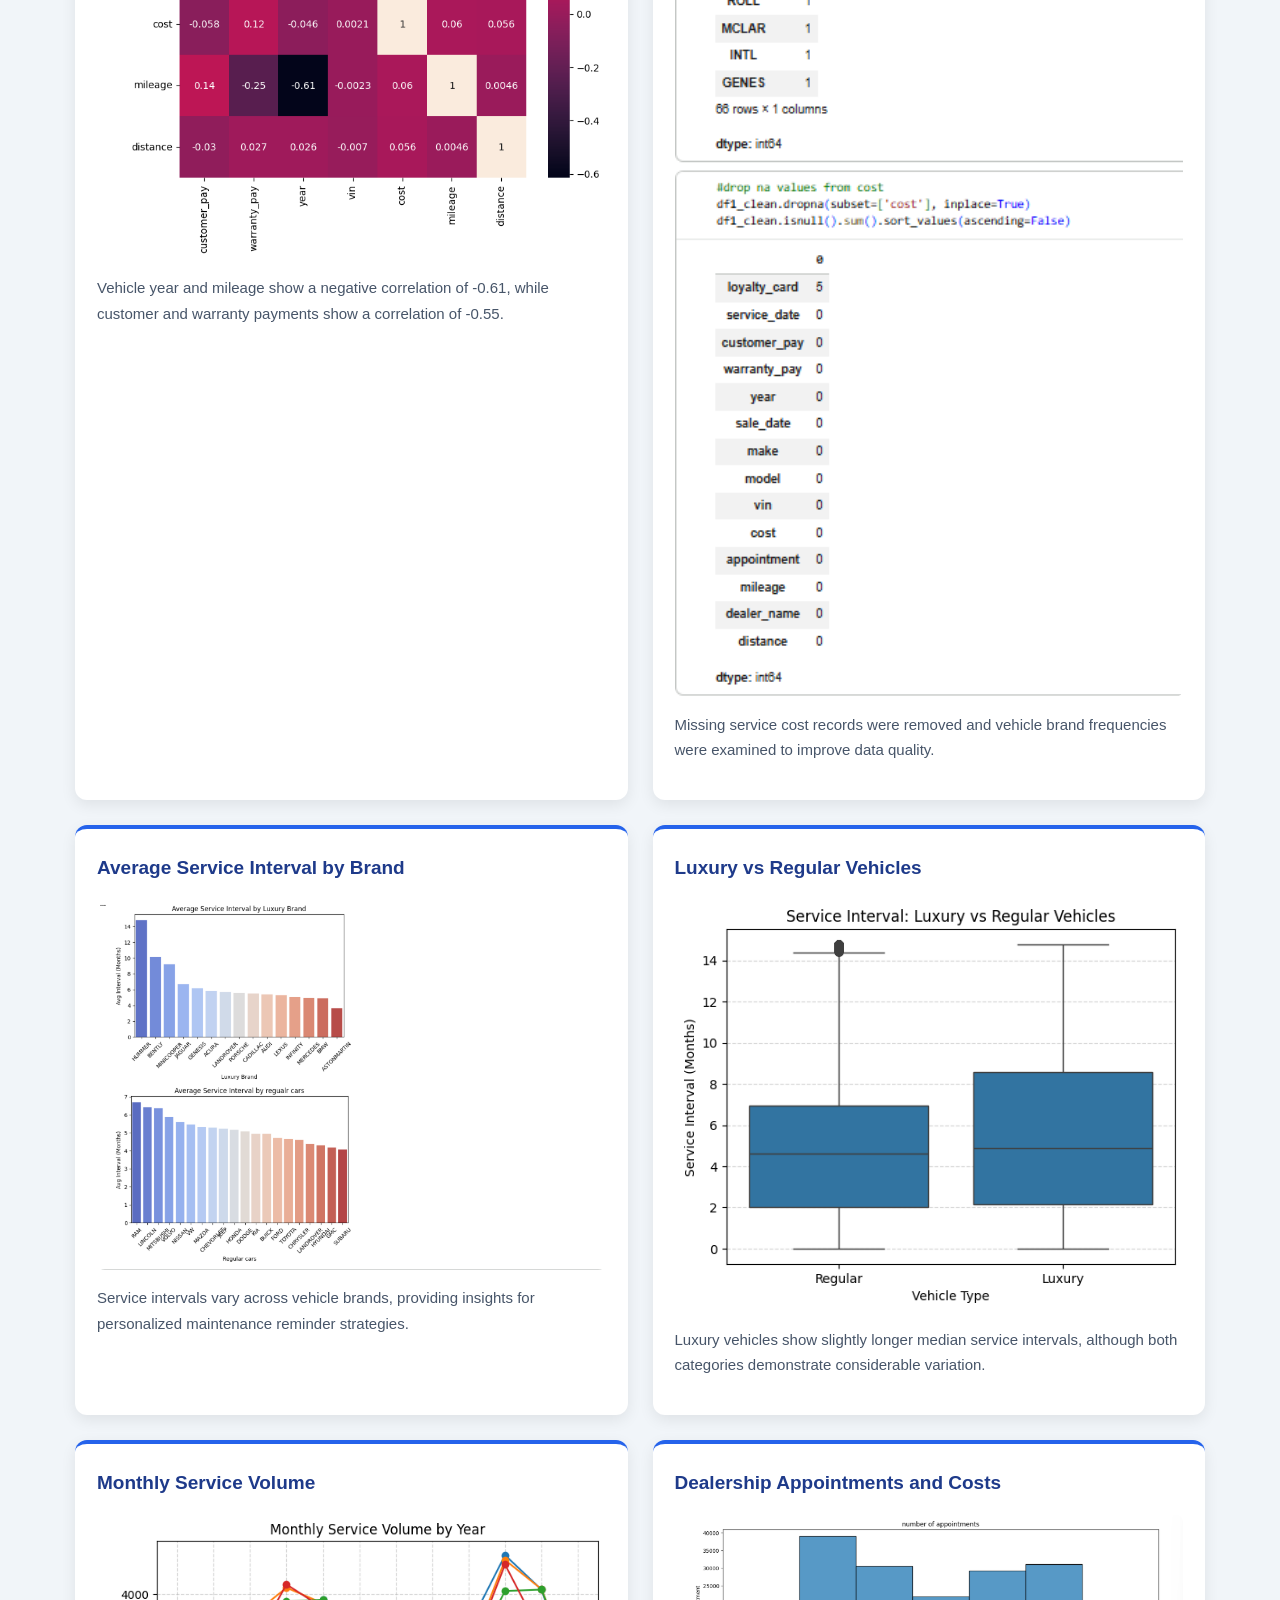
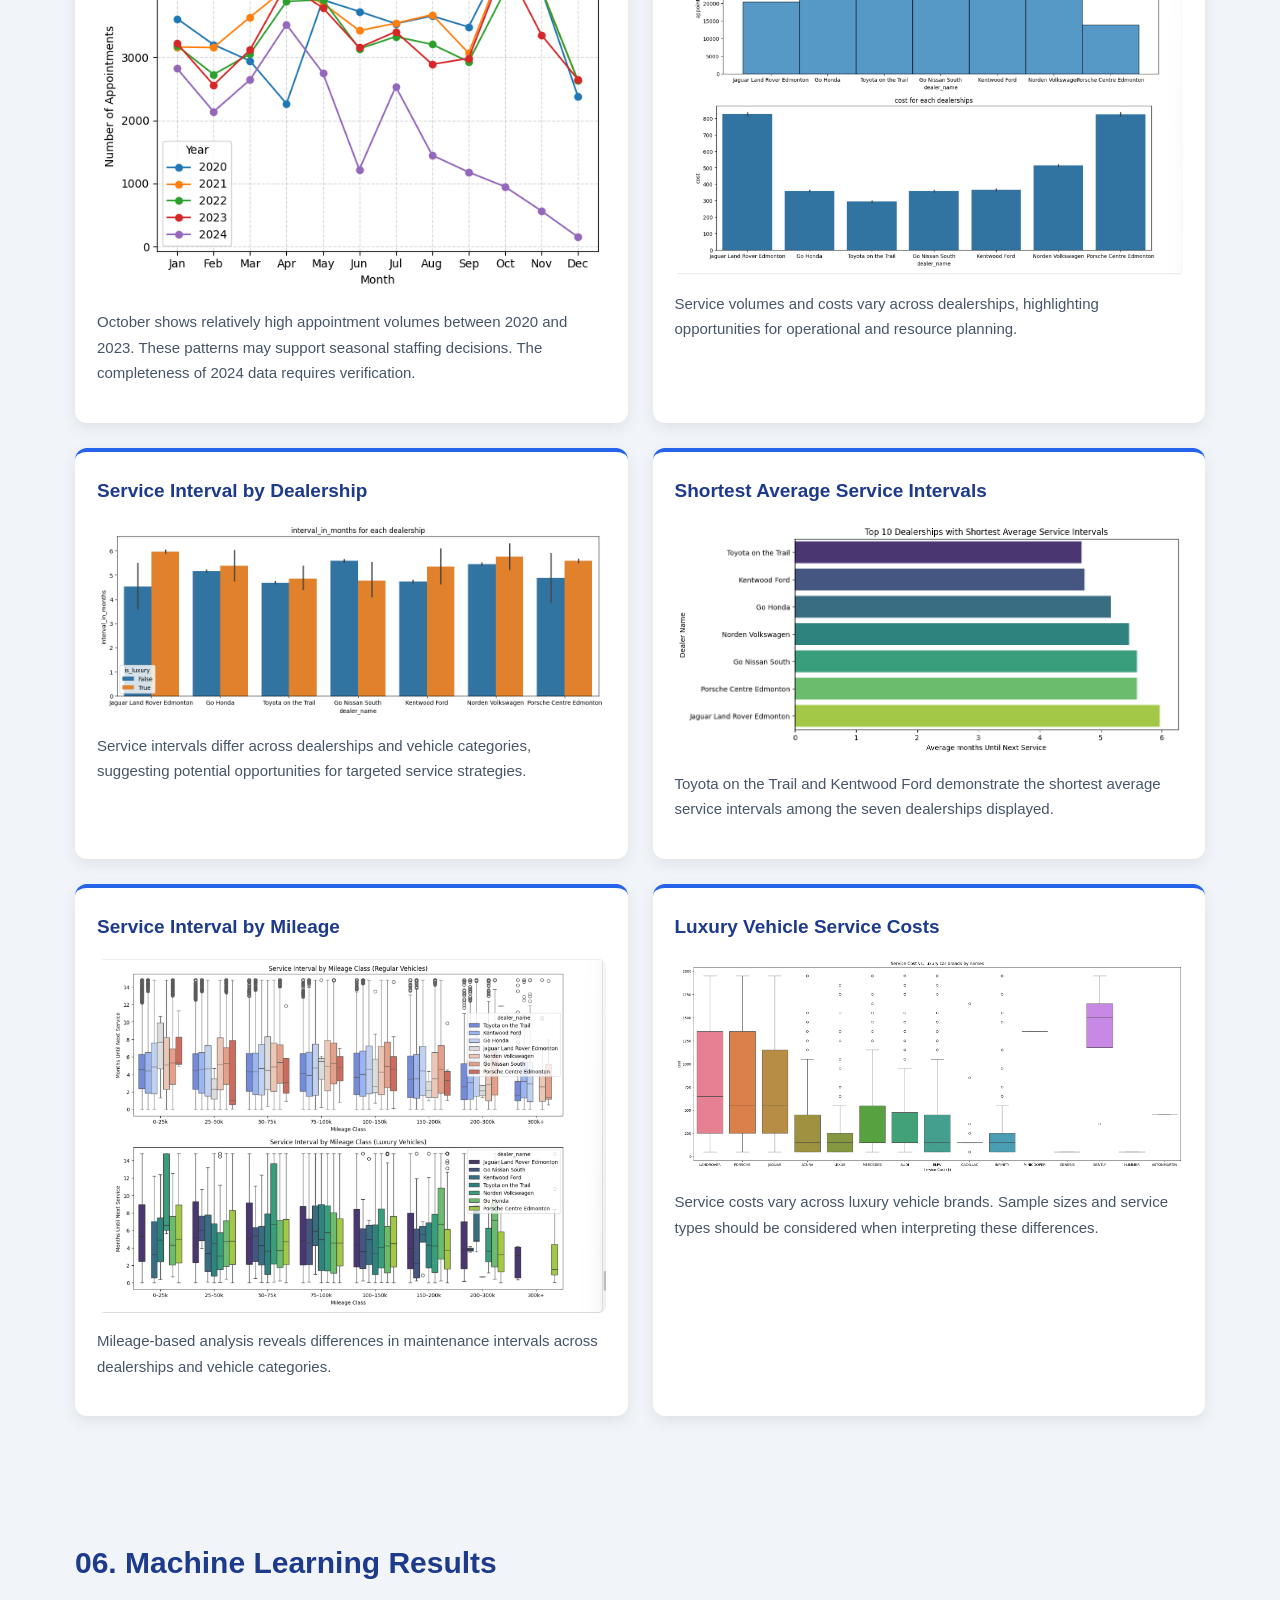
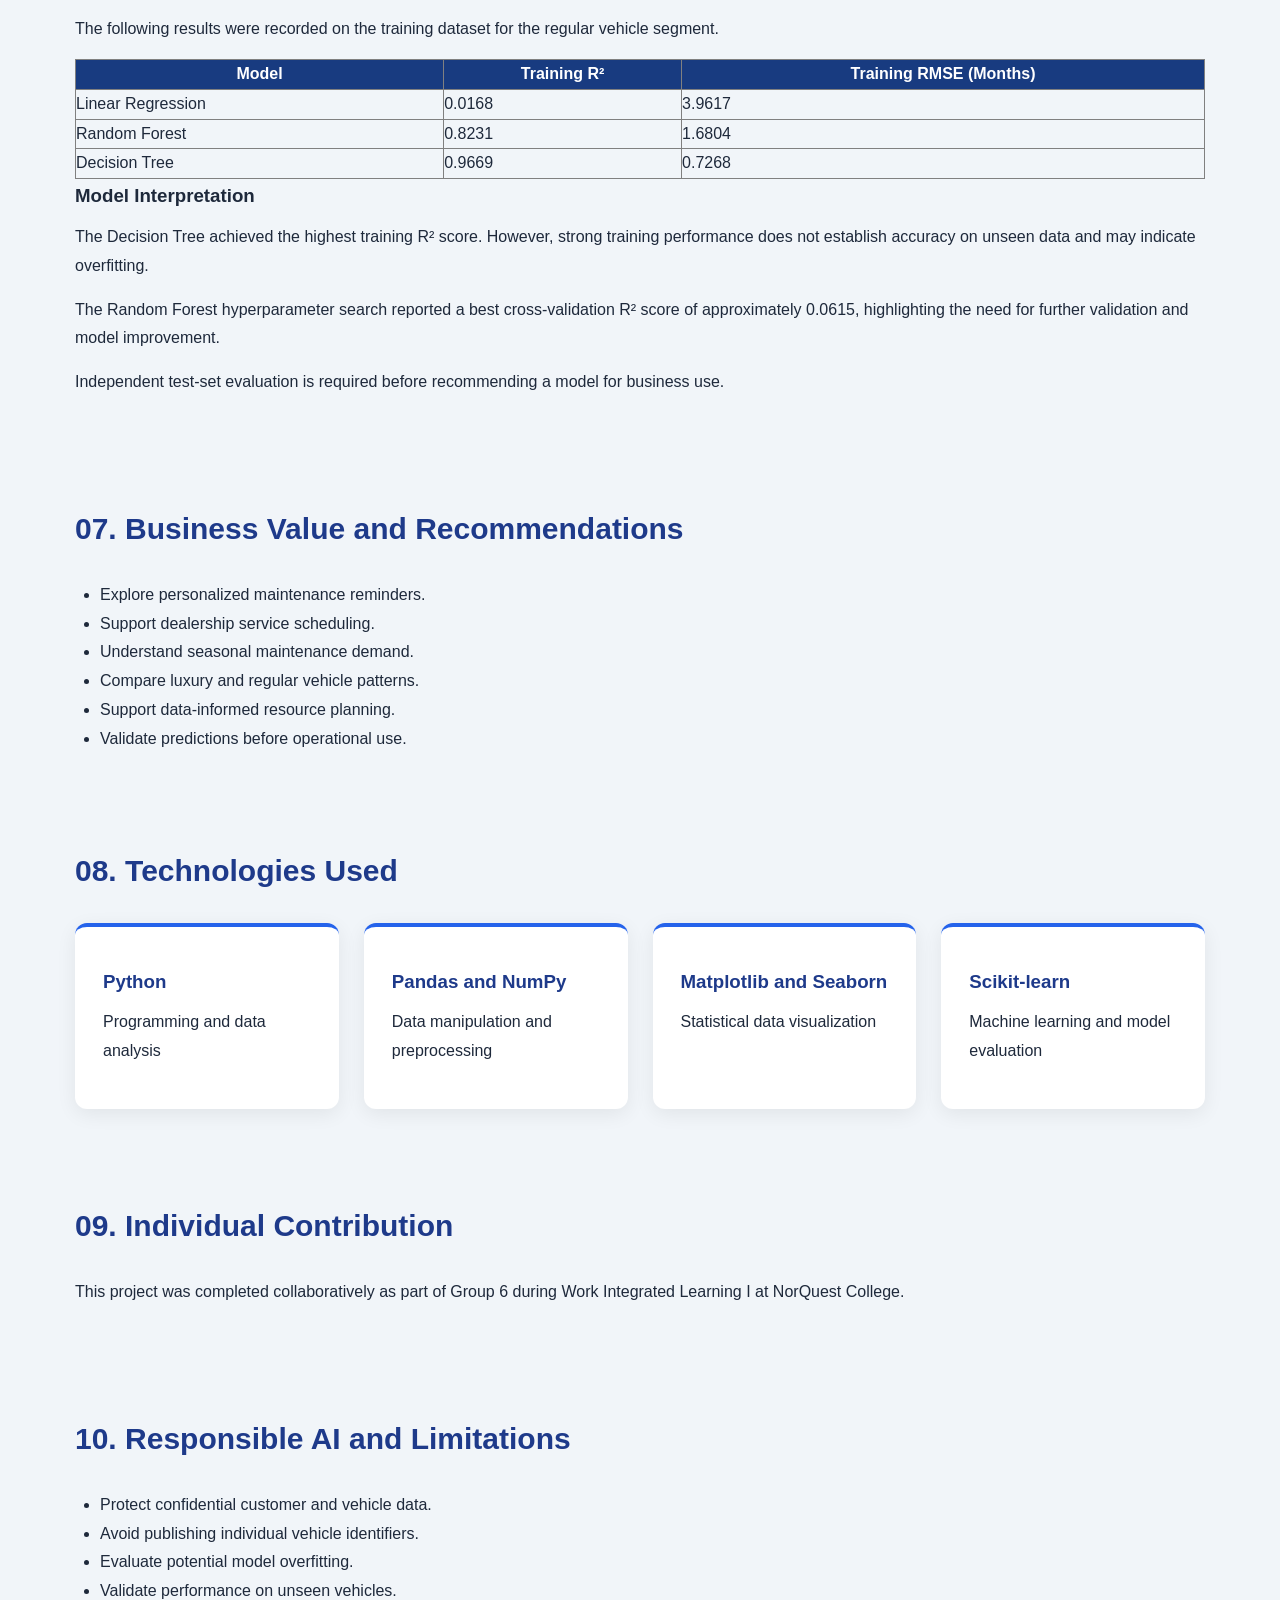
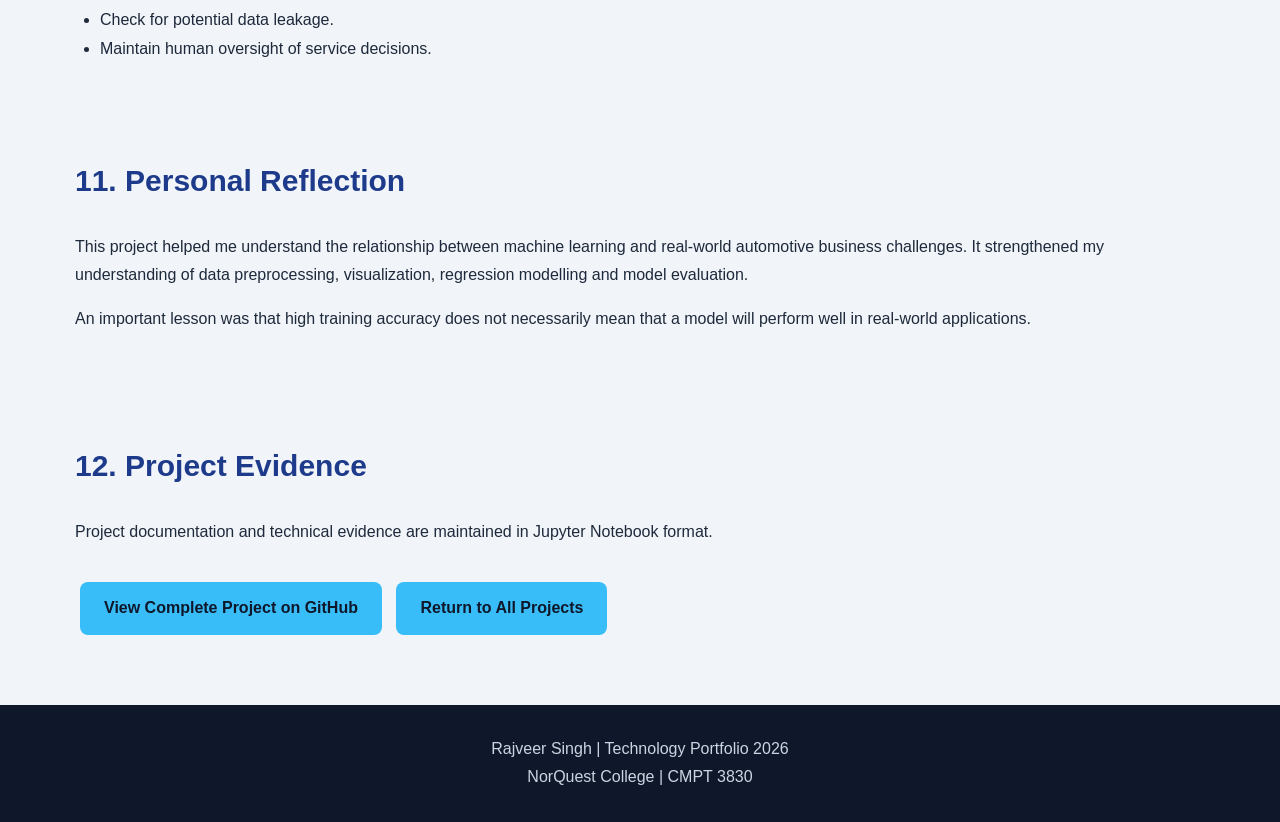
<file: go-auto.html>
<!DOCTYPE html>
<html lang="en">
<head>
    <meta charset="UTF-8">
    <meta name="viewport" content="width=device-width, initial-scale=1.0">
    <title>Go Auto Data Analytics | Rajveer Singh</title>
    <link rel="stylesheet" href="style.css">
</head>

<body>

<nav>
    <div class="logo">RS | PORTFOLIO</div>
    <div class="nav-links">
        <a href="index.html">Home</a>
        <a href="index.html#projects">Projects</a>
        <a href="index.html#contact">Contact</a>
    </div>
</nav>

<header>
    <p class="tag">CMPT 3830 | WORK INTEGRATED LEARNING I</p>
    <h1>Go Auto Data Analytics</h1>
    <p>Vehicle Service Prediction and Automotive Analytics</p>
    <p>NorQuest College | Group 6</p>
    <a class="button" href="index.html">Back to Portfolio</a>
</header>

<main>

<section>
    <h2>01. Project Overview</h2>

    <p>This collaborative machine learning project
    focused on analyzing automotive service records
    to understand vehicle maintenance patterns and
    predict the time interval between services.</p>

    <p>The project explored how data analytics and
    predictive modelling could support automotive
    dealerships in improving service planning and
    customer engagement.</p>
</section>

<section>
    <h2>02. Business Problem</h2>

    <p>Automotive dealerships need to understand when
    customers may require their next vehicle service.
    Predictive analytics can help dealerships explore
    opportunities for proactive maintenance reminders,
    resource planning and customer retention.</p>

    <h3>Business Objectives</h3>

    <ul>
        <li>Understand vehicle maintenance patterns.</li>
        <li>Compare luxury and regular vehicles.</li>
        <li>Analyze dealership service volumes.</li>
        <li>Explore factors affecting service intervals.</li>
        <li>Develop predictive regression models.</li>
    </ul>
</section>

<section>
    <h2>03. Dataset Overview</h2>

    <div class="project-grid">

        <article class="project-card">
            <h3>242,818</h3>
            <p>Original service records</p>
        </article>

        <article class="project-card">
            <h3>186,088</h3>
            <p>Records after the initial cleaning stage</p>
        </article>

        <article class="project-card">
            <h3>7 Dealerships</h3>
            <p>Automotive service locations analyzed</p>
        </article>

    </div>

    <h3>Key Dataset Features</h3>

    <ul>
        <li>Vehicle make and model</li>
        <li>Vehicle year and mileage</li>
        <li>Service and sale dates</li>
        <li>Service cost</li>
        <li>Customer and warranty payment indicators</li>
        <li>Dealership information</li>
        <li>Luxury vehicle classification</li>
        <li>Service interval in months</li>
    </ul>
</section>

<section>
    <h2>04. Technical Methodology</h2>

    <div class="project-grid">

        <article class="project-card">
            <h3>Data Cleaning</h3>
            <p>Checked missing values, duplicates,
            inconsistent vehicle brands and data types.</p>
        </article>

        <article class="project-card">
            <h3>Exploratory Data Analysis</h3>
            <p>Used histograms, boxplots and correlation
            analysis to understand automotive service data.</p>
        </article>

        <article class="project-card">
            <h3>Feature Engineering</h3>
            <p>Calculated service intervals, classified
            vehicle categories and extracted date features.</p>
        </article>

        <article class="project-card">
            <h3>Outlier Treatment</h3>
            <p>Applied interquartile range methods to
            identify and cap extreme values.</p>
        </article>

        <article class="project-card">
            <h3>Model Development</h3>
            <p>Implemented Linear Regression, Random Forest
            and Decision Tree regression models.</p>
        </article>

        <article class="project-card">
            <h3>Hyperparameter Optimization</h3>
            <p>Used GridSearchCV with three-fold
            cross-validation for Random Forest tuning.</p>
        </article>

    </div>
</section>

<section>
    <h2>05. Exploratory Data Analysis</h2>

    <p>The analysis explored differences between luxury
    and regular vehicles, maintenance intervals,
    service costs, monthly service volumes and
    dealership activity.</p>

    
<div class="visualization-grid">

    <article class="visualization-card">
        <h3>Correlation Analysis</h3>
        <img src="go-auto-correlation.png"
             alt="Correlation heatmap" loading="lazy">
        <p>Vehicle year and mileage show a negative
        correlation of -0.61, while customer and
        warranty payments show a correlation of -0.55.</p>
    </article>

    <article class="visualization-card">
        <h3>Data Cleaning and Preparation</h3>
        <img src="go-auto-cleaning.png"
             alt="Data cleaning results" loading="lazy">
        <p>Missing service cost records were removed
        and vehicle brand frequencies were examined
        to improve data quality.</p>
    </article>

    <article class="visualization-card">
        <h3>Average Service Interval by Brand</h3>
        <img src="go-auto-brand-interval.png"
             alt="Service intervals by brand" loading="lazy">
        <p>Service intervals vary across vehicle brands,
        providing insights for personalized maintenance
        reminder strategies.</p>
    </article>

    <article class="visualization-card">
        <h3>Luxury vs Regular Vehicles</h3>
        <img src="go-auto-luxury-comparison.png"
             alt="Luxury and regular vehicle comparison"
             loading="lazy">
        <p>Luxury vehicles show slightly longer median
        service intervals, although both categories
        demonstrate considerable variation.</p>
    </article>

    <article class="visualization-card">
        <h3>Monthly Service Volume</h3>
        <img src="go-auto-monthly-volume.png"
             alt="Monthly service volume" loading="lazy">
        <p>October shows relatively high appointment
        volumes between 2020 and 2023. These patterns
        may support seasonal staffing decisions.
        The completeness of 2024 data requires verification.</p>
    </article>

    <article class="visualization-card">
        <h3>Dealership Appointments and Costs</h3>
        <img src="go-auto-dealership-cost.png"
             alt="Dealership appointments and costs"
             loading="lazy">
        <p>Service volumes and costs vary across
        dealerships, highlighting opportunities
        for operational and resource planning.</p>
    </article>

    <article class="visualization-card">
        <h3>Service Interval by Dealership</h3>
        <img src="go-auto-dealership-interval.png"
             alt="Dealership service intervals"
             loading="lazy">
        <p>Service intervals differ across dealerships
        and vehicle categories, suggesting potential
        opportunities for targeted service strategies.</p>
    </article>

    <article class="visualization-card">
        <h3>Shortest Average Service Intervals</h3>
        <img src="go-auto-shortest-interval.png"
             alt="Dealership service interval comparison"
             loading="lazy">
        <p>Toyota on the Trail and Kentwood Ford
        demonstrate the shortest average service
        intervals among the seven dealerships displayed.</p>
    </article>

    <article class="visualization-card">
        <h3>Service Interval by Mileage</h3>
        <img src="go-auto-mileage.png"
             alt="Service intervals by mileage class"
             loading="lazy">
        <p>Mileage-based analysis reveals differences
        in maintenance intervals across dealerships
        and vehicle categories.</p>
    </article>

    <article class="visualization-card">
        <h3>Luxury Vehicle Service Costs</h3>
        <img src="go-auto-luxury-cost.png"
             alt="Luxury vehicle service costs"
             loading="lazy">
        <p>Service costs vary across luxury vehicle
        brands. Sample sizes and service types should
        be considered when interpreting these differences.</p>
    </article>

</div>


</section>

<section>
    <h2>06. Machine Learning Results</h2>

    <p>The following results were recorded on the
    training dataset for the regular vehicle segment.</p>

    <div style="overflow-x:auto;">
        <table style="width:100%; border-collapse:collapse;"
               border="1" cellpadding="12">

            <tr style="background:#183b80;color:white;">
                <th>Model</th>
                <th>Training R²</th>
                <th>Training RMSE (Months)</th>
            </tr>

            <tr>
                <td>Linear Regression</td>
                <td>0.0168</td>
                <td>3.9617</td>
            </tr>

            <tr>
                <td>Random Forest</td>
                <td>0.8231</td>
                <td>1.6804</td>
            </tr>

            <tr>
                <td>Decision Tree</td>
                <td>0.9669</td>
                <td>0.7268</td>
            </tr>

        </table>
    </div>

    <h3>Model Interpretation</h3>

    <p>The Decision Tree achieved the highest training
    R² score. However, strong training performance
    does not establish accuracy on unseen data and
    may indicate overfitting.</p>

    <p>The Random Forest hyperparameter search reported
    a best cross-validation R² score of approximately
    0.0615, highlighting the need for further validation
    and model improvement.</p>

    <p>Independent test-set evaluation is required
    before recommending a model for business use.</p>

</section>

<section>
    <h2>07. Business Value and Recommendations</h2>

    <ul>
        <li>Explore personalized maintenance reminders.</li>
        <li>Support dealership service scheduling.</li>
        <li>Understand seasonal maintenance demand.</li>
        <li>Compare luxury and regular vehicle patterns.</li>
        <li>Support data-informed resource planning.</li>
        <li>Validate predictions before operational use.</li>
    </ul>
</section>

<section>
    <h2>08. Technologies Used</h2>

    <div class="project-grid">

        <article class="project-card">
            <h3>Python</h3>
            <p>Programming and data analysis</p>
        </article>

        <article class="project-card">
            <h3>Pandas and NumPy</h3>
            <p>Data manipulation and preprocessing</p>
        </article>

        <article class="project-card">
            <h3>Matplotlib and Seaborn</h3>
            <p>Statistical data visualization</p>
        </article>

        <article class="project-card">
            <h3>Scikit-learn</h3>
            <p>Machine learning and model evaluation</p>
        </article>

    </div>
</section>

<section>
    <h2>09. Individual Contribution</h2>

    <p>This project was completed collaboratively
    as part of Group 6 during Work Integrated
    Learning I at NorQuest College.</p>

    <!-- Add your confirmed individual responsibilities here -->

</section>

<section>
    <h2>10. Responsible AI and Limitations</h2>

    <ul>
        <li>Protect confidential customer and vehicle data.</li>
        <li>Avoid publishing individual vehicle identifiers.</li>
        <li>Evaluate potential model overfitting.</li>
        <li>Validate performance on unseen vehicles.</li>
        <li>Check for potential data leakage.</li>
        <li>Maintain human oversight of service decisions.</li>
    </ul>
</section>

<section>
    <h2>11. Personal Reflection</h2>

    <p>This project helped me understand the relationship
    between machine learning and real-world automotive
    business challenges. It strengthened my understanding
    of data preprocessing, visualization, regression
    modelling and model evaluation.</p>

    <p>An important lesson was that high training accuracy
    does not necessarily mean that a model will perform
    well in real-world applications.</p>
</section>

<section>
    <h2>12. Project Evidence</h2>

    <p>Project documentation and technical evidence
    are maintained in Jupyter Notebook format.</p>

    <a class="button"
   href="https://github.com/Rajveer49218/go-auto-data-analytics"
   target="_blank"
   rel="noopener noreferrer">
    View Complete Project on GitHub
</a>

    <a class="button" href="index.html#projects">
        Return to All Projects
    </a>
</section>

</main>

<footer>
    <p>Rajveer Singh | Technology Portfolio 2026</p>
    <p>NorQuest College | CMPT 3830</p>
</footer>

</body>
</html>
</file>
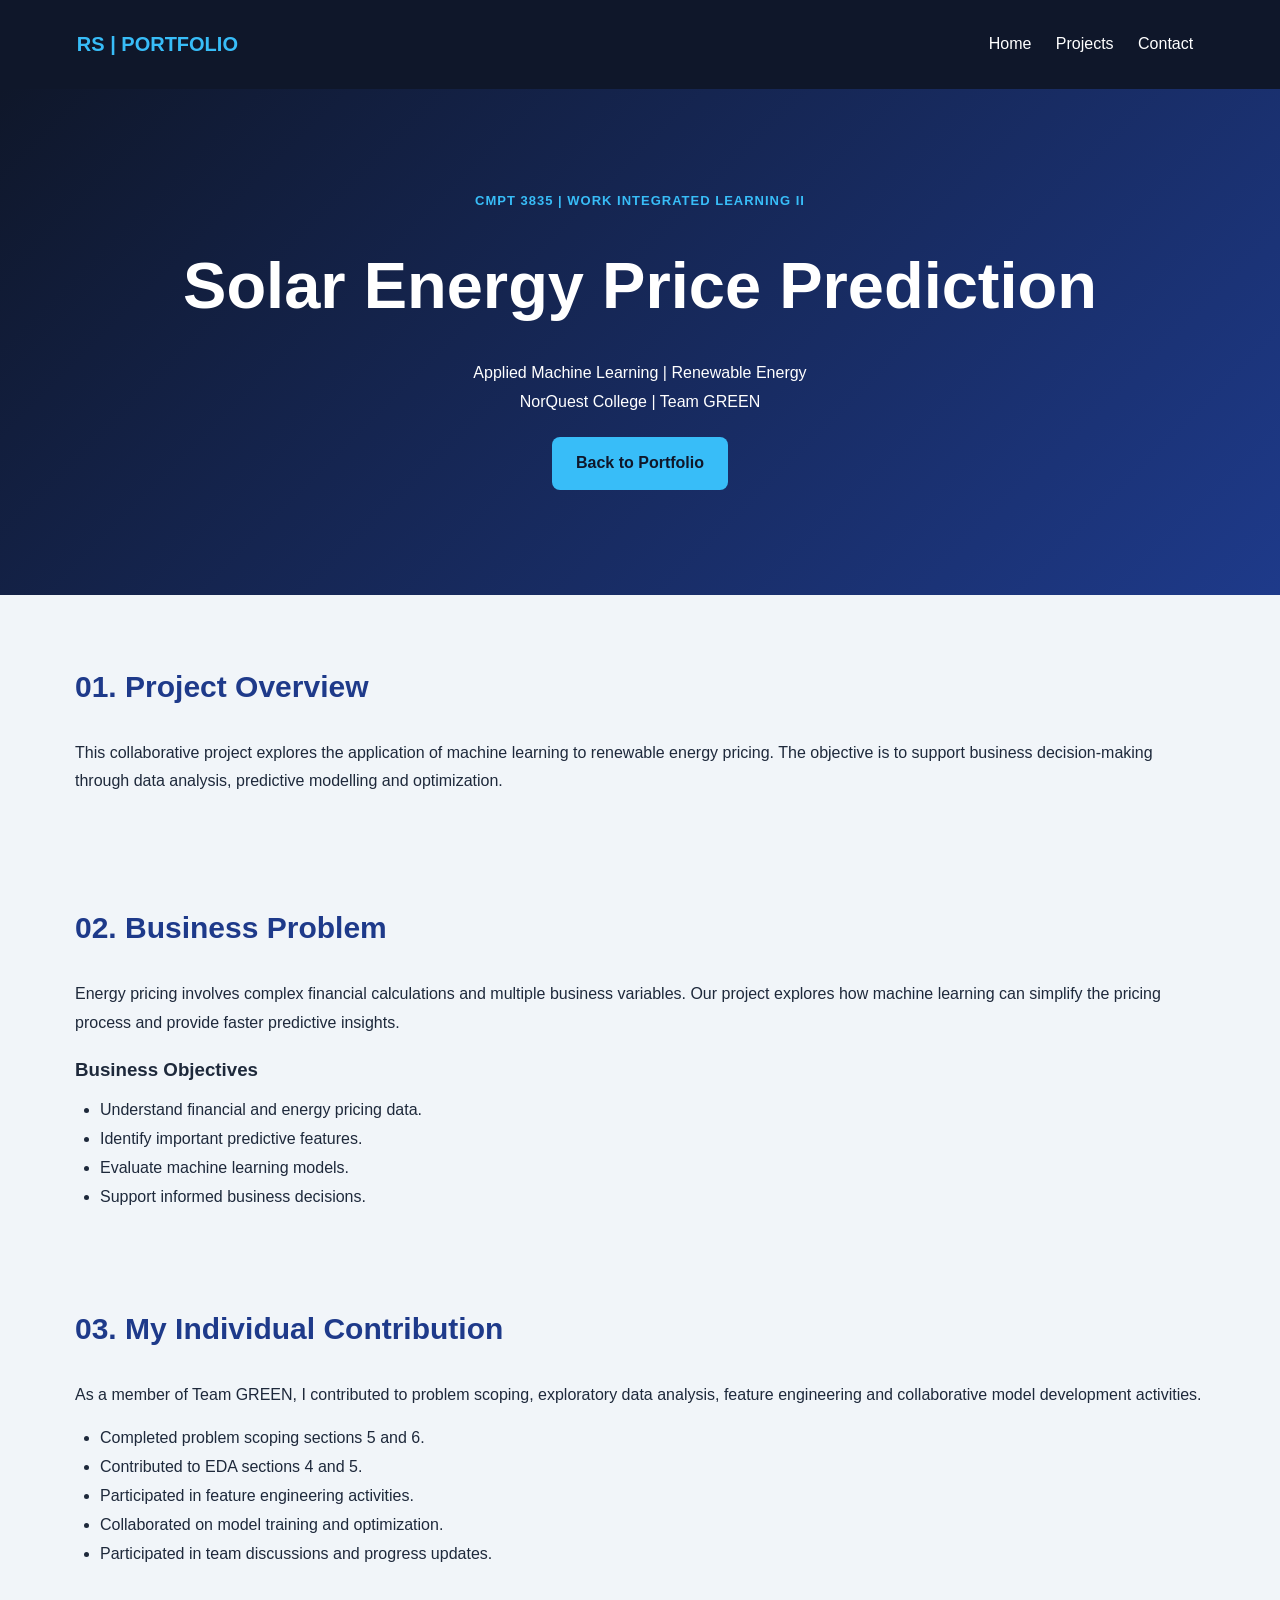
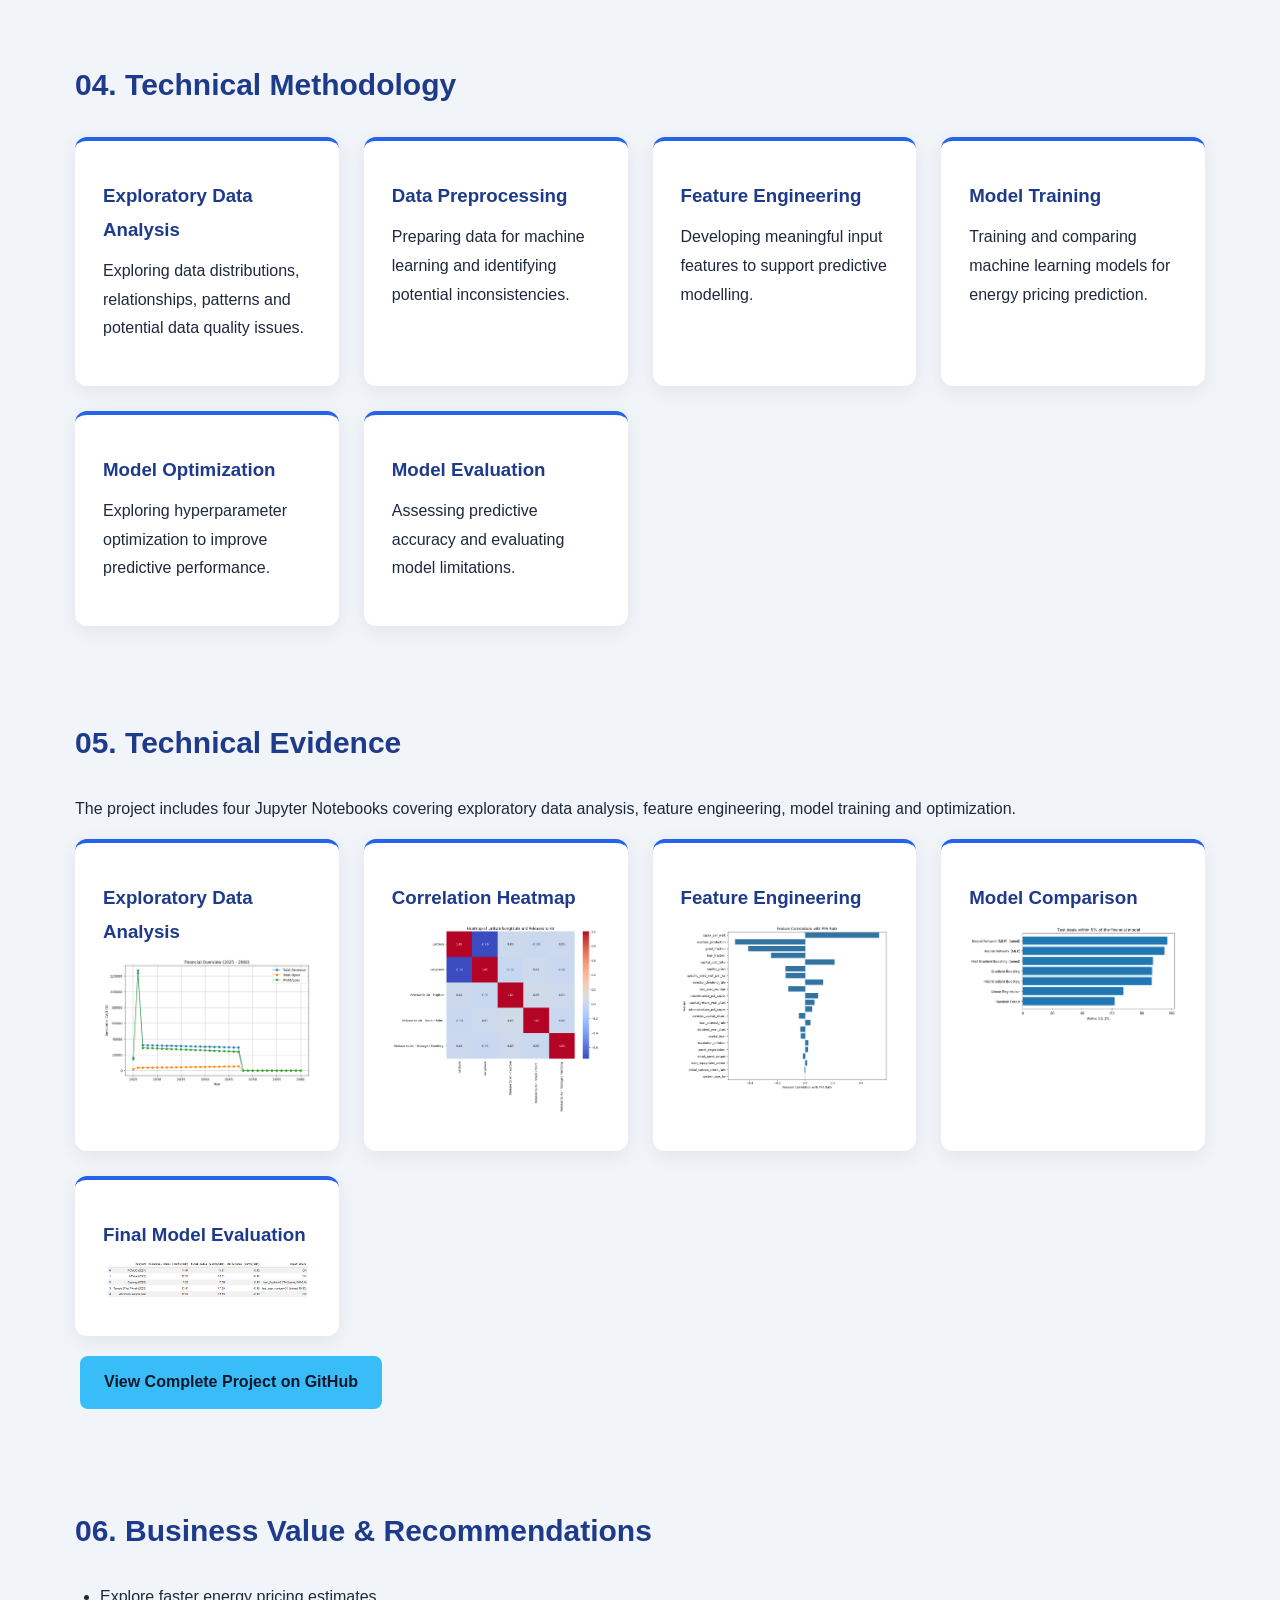
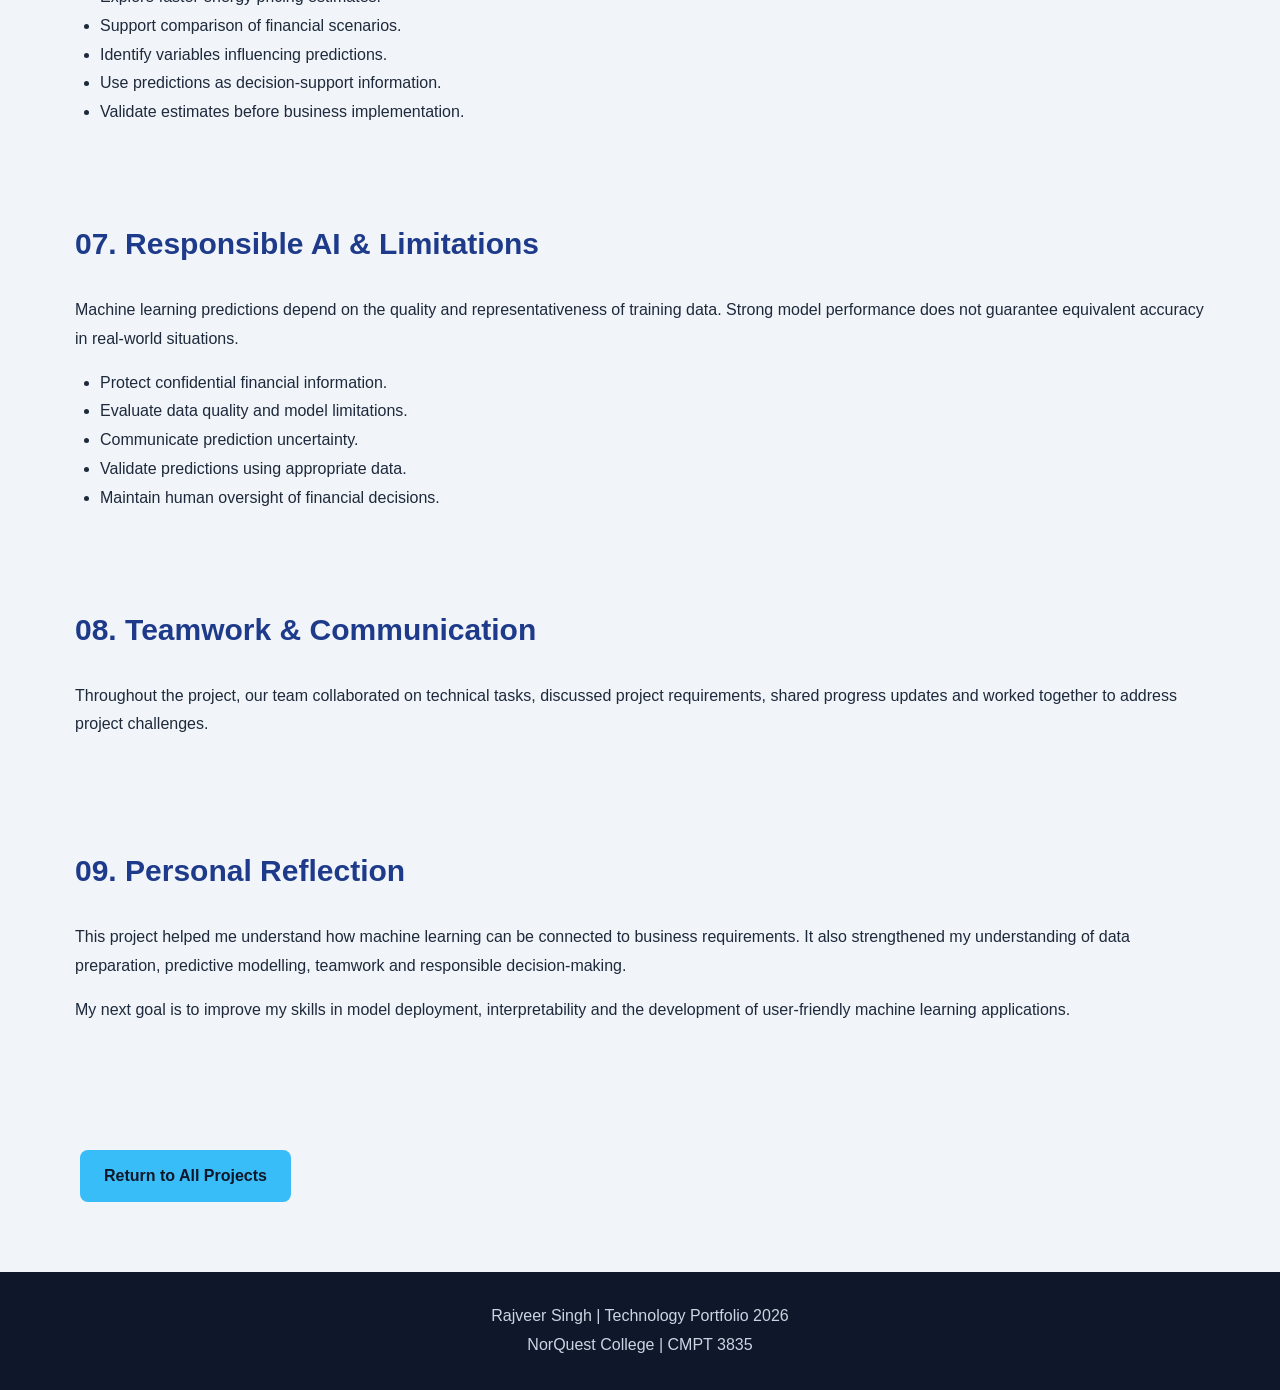
<file: solar-energy.html>
<!DOCTYPE html>
<html lang="en">
<head>
    <meta charset="UTF-8">
    <meta name="viewport" content="width=device-width, initial-scale=1.0">
    <title>Solar Energy Price Prediction | Rajveer Singh</title>
    <link rel="stylesheet" href="style.css">
</head>

<body>

<nav>
    <div class="logo">RS | PORTFOLIO</div>
    <div class="nav-links">
        <a href="index.html">Home</a>
        <a href="index.html#projects">Projects</a>
        <a href="index.html#contact">Contact</a>
    </div>
</nav>

<header>
    <p class="tag">CMPT 3835 | WORK INTEGRATED LEARNING II</p>
    <h1>Solar Energy Price Prediction</h1>
    <p>Applied Machine Learning | Renewable Energy</p>
    <p>NorQuest College | Team GREEN</p>
    <a class="button" href="index.html">Back to Portfolio</a>
</header>

<main>

<section>
    <h2>01. Project Overview</h2>

    <p>This collaborative project explores the application
    of machine learning to renewable energy pricing.
    The objective is to support business decision-making
    through data analysis, predictive modelling and
    optimization.</p>
</section>

<section>
    <h2>02. Business Problem</h2>

    <p>Energy pricing involves complex financial
    calculations and multiple business variables.
    Our project explores how machine learning can
    simplify the pricing process and provide faster
    predictive insights.</p>

    <h3>Business Objectives</h3>

    <ul>
        <li>Understand financial and energy pricing data.</li>
        <li>Identify important predictive features.</li>
        <li>Evaluate machine learning models.</li>
        <li>Support informed business decisions.</li>
    </ul>
</section>

<section>
    <h2>03. My Individual Contribution</h2>

    <p>As a member of Team GREEN, I contributed to
    problem scoping, exploratory data analysis,
    feature engineering and collaborative model
    development activities.</p>

    <ul>
        <li>Completed problem scoping sections 5 and 6.</li>
        <li>Contributed to EDA sections 4 and 5.</li>
        <li>Participated in feature engineering activities.</li>
        <li>Collaborated on model training and optimization.</li>
        <li>Participated in team discussions and progress updates.</li>
    </ul>
</section>

<section>
    <h2>04. Technical Methodology</h2>

    <div class="project-grid">

        <article class="project-card">
            <h3>Exploratory Data Analysis</h3>
            <p>Exploring data distributions, relationships,
            patterns and potential data quality issues.</p>
        </article>

        <article class="project-card">
            <h3>Data Preprocessing</h3>
            <p>Preparing data for machine learning and
            identifying potential inconsistencies.</p>
        </article>

        <article class="project-card">
            <h3>Feature Engineering</h3>
            <p>Developing meaningful input features
            to support predictive modelling.</p>
        </article>

        <article class="project-card">
            <h3>Model Training</h3>
            <p>Training and comparing machine learning
            models for energy pricing prediction.</p>
        </article>

        <article class="project-card">
            <h3>Model Optimization</h3>
            <p>Exploring hyperparameter optimization
            to improve predictive performance.</p>
        </article>

        <article class="project-card">
            <h3>Model Evaluation</h3>
            <p>Assessing predictive accuracy and
            evaluating model limitations.</p>
        </article>

    </div>
</section>

<section>
    <h2>05. Technical Evidence</h2>

    <p>The project includes four Jupyter Notebooks
    covering exploratory data analysis, feature
    engineering, model training and optimization.</p>

    
<div class="project-grid">

    <article class="project-card">
        <h3>Exploratory Data Analysis</h3>
        <img src="eda-analysis.png"
             alt="Exploratory data analysis results">
    </article>

    <article class="project-card">
        <h3>Correlation Heatmap</h3>
        <img src="correlation-heatmap.png"
             alt="Feature correlation heatmap">
    </article>

    <article class="project-card">
        <h3>Feature Engineering</h3>
        <img src="feature-engineering.png"
             alt="Feature engineering analysis">
    </article>

    <article class="project-card">
        <h3>Model Comparison</h3>
        <img src="model-comparison.png"
             alt="Machine learning model comparison">
    </article>

    <article class="project-card">
        <h3>Final Model Evaluation</h3>
        <img src="model-evaluation.png"
             alt="Final model performance results">
    </article>

</div>


    <!-- Add verified model evaluation results here -->

    <a class="button"
       href="https://github.com/Rajveer49218/solar-energy-price-prediction"
       target="_blank"
       rel="noopener noreferrer">
        View Complete Project on GitHub
    </a>

</section>

<section>
    <h2>06. Business Value & Recommendations</h2>

    <ul>
        <li>Explore faster energy pricing estimates.</li>
        <li>Support comparison of financial scenarios.</li>
        <li>Identify variables influencing predictions.</li>
        <li>Use predictions as decision-support information.</li>
        <li>Validate estimates before business implementation.</li>
    </ul>
</section>

<section>
    <h2>07. Responsible AI & Limitations</h2>

    <p>Machine learning predictions depend on the
    quality and representativeness of training data.
    Strong model performance does not guarantee
    equivalent accuracy in real-world situations.</p>

    <ul>
        <li>Protect confidential financial information.</li>
        <li>Evaluate data quality and model limitations.</li>
        <li>Communicate prediction uncertainty.</li>
        <li>Validate predictions using appropriate data.</li>
        <li>Maintain human oversight of financial decisions.</li>
    </ul>
</section>

<section>
    <h2>08. Teamwork & Communication</h2>

    <p>Throughout the project, our team collaborated
    on technical tasks, discussed project requirements,
    shared progress updates and worked together
    to address project challenges.</p>
</section>

<section>
    <h2>09. Personal Reflection</h2>

    <p>This project helped me understand how machine
    learning can be connected to business requirements.
    It also strengthened my understanding of data
    preparation, predictive modelling, teamwork and
    responsible decision-making.</p>

    <p>My next goal is to improve my skills in model
    deployment, interpretability and the development
    of user-friendly machine learning applications.</p>
</section>

<section>
    <a class="button" href="index.html#projects">
        Return to All Projects
    </a>
</section>

</main>

<footer>
    <p>Rajveer Singh | Technology Portfolio 2026</p>
    <p>NorQuest College | CMPT 3835</p>
</footer>

</body>
</html>
</file>
<file: style.css>
* {
    margin: 0;
    padding: 0;
    box-sizing: border-box;
}

html {
    scroll-behavior: smooth;
}

body {
    font-family: Arial, sans-serif;
    background: #f1f5f9;
    color: #1e293b;
    line-height: 1.8;
}

nav {
    background: #0f172a;
    color: white;
    padding: 20px 6%;
    display: flex;
    justify-content: space-between;
    align-items: center;
    flex-wrap: wrap;
    gap: 15px;
}

.logo {
    font-size: 20px;
    font-weight: bold;
    color: #38bdf8;
}

.nav-links a {
    color: white;
    text-decoration: none;
    margin: 10px;
    display: inline-block;
}

.nav-links a:hover {
    color: #38bdf8;
}

header {
    background: linear-gradient(135deg, #0f172a, #1e3a8a);
    color: white;
    text-align: center;
    padding: 100px 20px;
}

header h1 {
    font-size: clamp(38px, 7vw, 65px);
    margin: 15px 0;
}

header h2 {
    font-size: 25px;
    color: #cbd5e1;
    margin-bottom: 20px;
}

.tag {
    font-size: 13px;
    font-weight: bold;
    letter-spacing: 1px;
    color: #0284c7;
}

header .tag {
    color: #38bdf8;
}

.button {
    display: inline-block;
    background: #38bdf8;
    color: #0f172a;
    padding: 12px 24px;
    margin: 20px 5px 5px;
    text-decoration: none;
    border-radius: 8px;
    font-weight: bold;
}

.button.secondary {
    background: transparent;
    border: 2px solid #38bdf8;
    color: white;
}

main {
    max-width: 1200px;
    margin: auto;
    padding: 20px;
}

section {
    padding: 45px 15px;
}

section h2 {
    font-size: 30px;
    color: #1e3a8a;
    margin-bottom: 25px;
}

section h3 {
    margin-bottom: 10px;
}

section p {
    margin-bottom: 15px;
}

.project-grid {
    display: grid;
    grid-template-columns:
        repeat(auto-fit, minmax(260px, 1fr));
    gap: 25px;
}

.project-card {
    background: white;
    padding: 28px;
    border-radius: 12px;
    border-top: 4px solid #2563eb;
    box-shadow: 0 5px 20px rgba(0,0,0,0.07);
    transition: transform 0.3s;
}

.project-card:hover {
    transform: translateY(-5px);
}

.project-card h3 {
    color: #1e3a8a;
    margin-top: 10px;
}

.project-card h4 {
    margin-top: 15px;
}

ul {
    padding-left: 25px;
    margin-top: 10px;
}

img {
    max-width: 100%;
    border-radius: 10px;
}

footer {
    background: #0f172a;
    color: #cbd5e1;
    text-align: center;
    padding: 30px;
}

@media (max-width: 600px) {
    nav {
        justify-content: center;
        text-align: center;
    }

    header {
        padding: 65px 15px;
    }

    section {
        padding: 30px 5px;
    }

    .project-grid {
        grid-template-columns: 1fr;
    }
}


/* Air Pollution Project Visualizations */

.visualization-grid {
    display: grid;
    grid-template-columns: repeat(2, minmax(0, 1fr));
    gap: 25px;
    margin: 30px 0;
}

.visualization-card {
    background: #ffffff;
    border-radius: 12px;
    padding: 22px;
    border-top: 4px solid #2563eb;
    box-shadow: 0 5px 15px rgba(0, 0, 0, 0.08);
    overflow: hidden;
}

.visualization-card h3 {
    color: #1e3a8a;
    font-size: 19px;
    margin-bottom: 15px;
}

.visualization-card img {
    width: 100%;
    height: auto;
    display: block;
    border-radius: 8px;
    margin: 15px 0;
}

.visualization-card p {
    font-size: 15px;
    line-height: 1.7;
    color: #475569;
}

@media (max-width: 768px) {
    .visualization-grid {
        grid-template-columns: 1fr;
    }

    .visualization-card {
        padding: 15px;
    }
}
</file>
